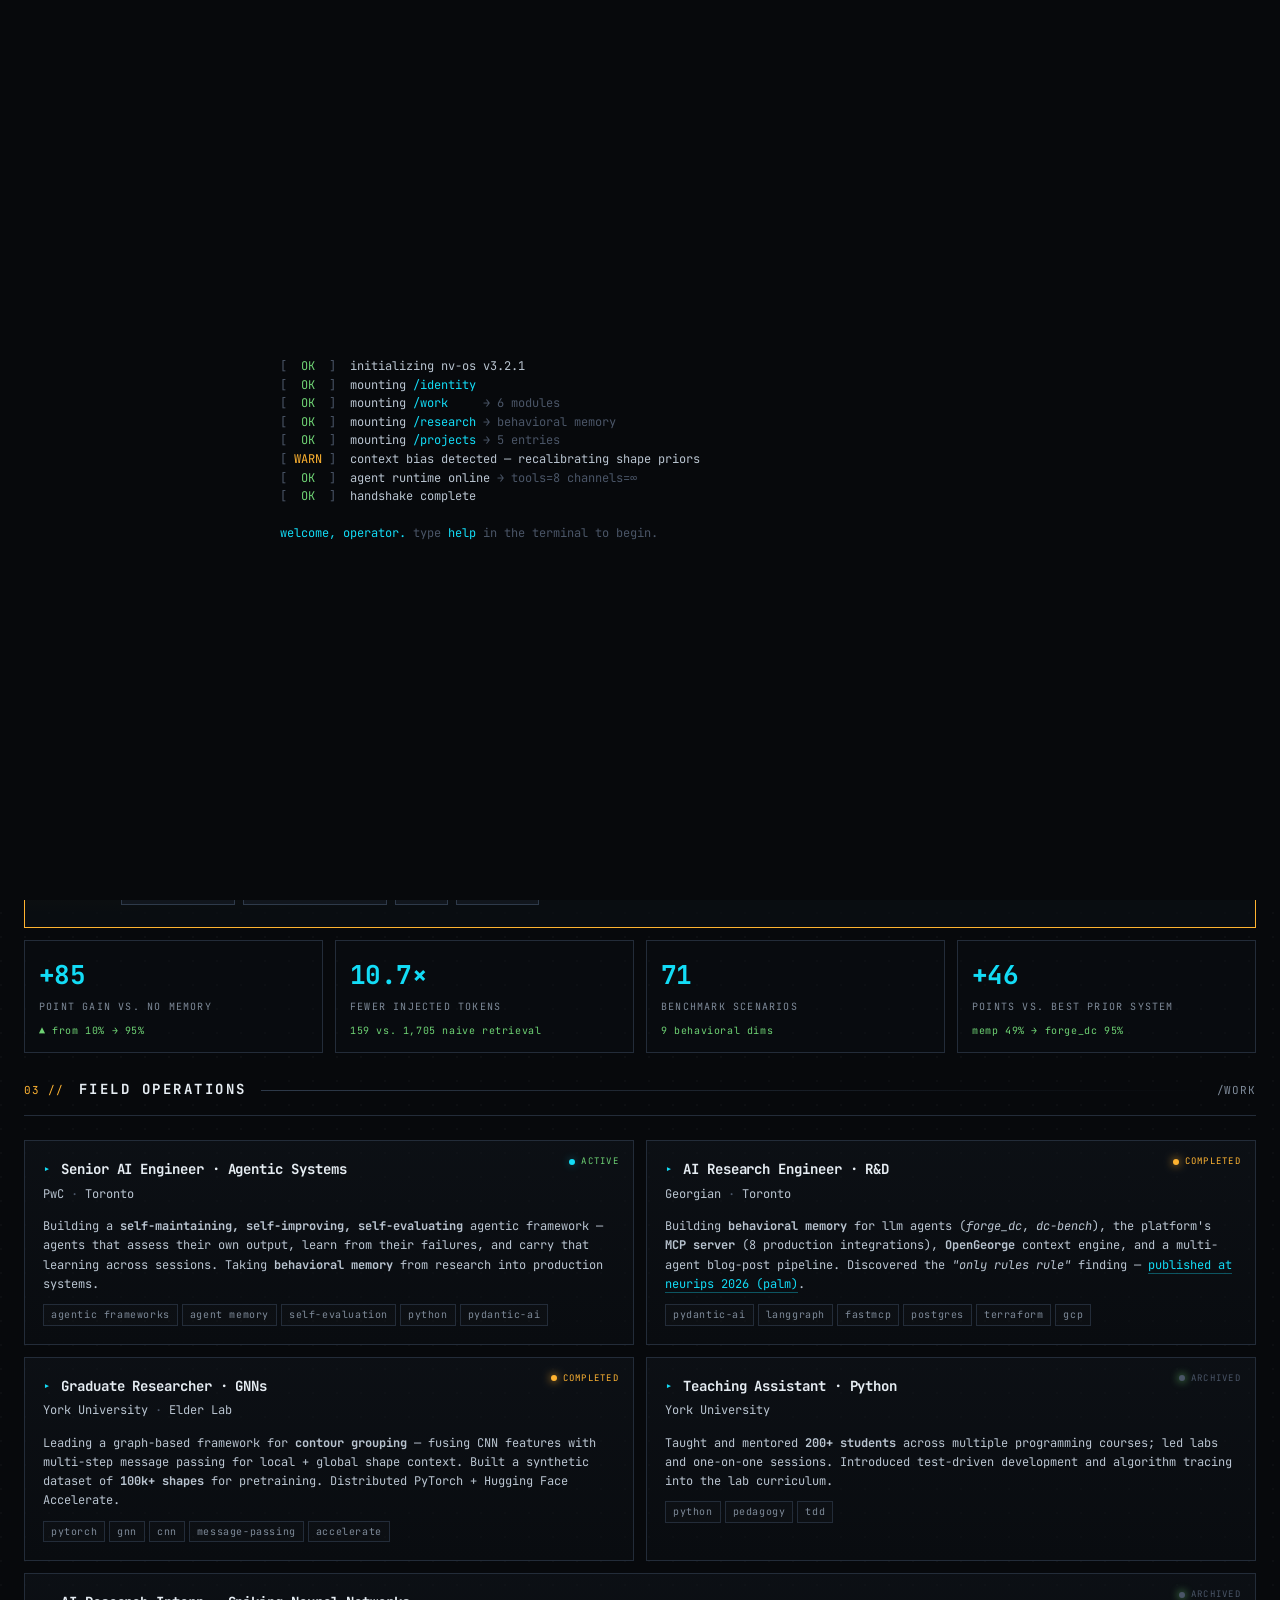
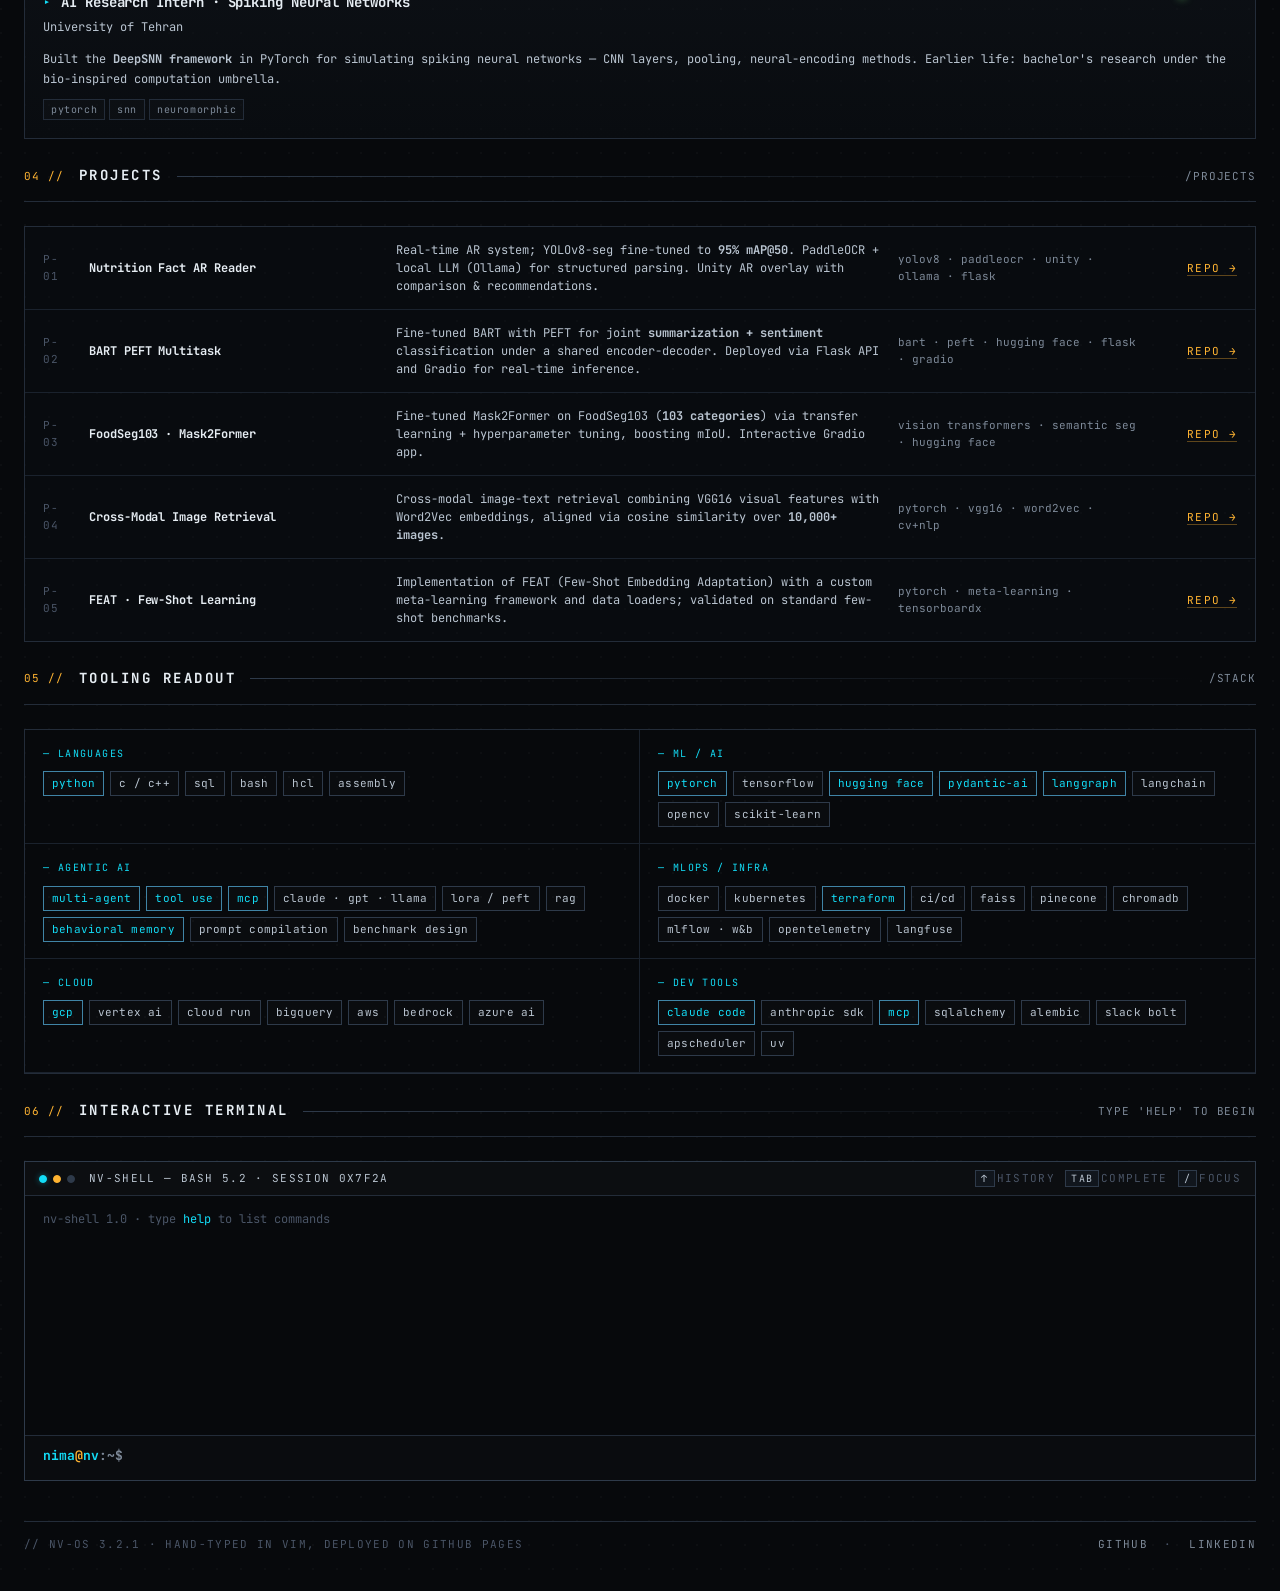
<file: index.html>
<!doctype html>
<html lang="en">
<head>
  <meta charset="utf-8">
  <meta name="viewport" content="width=device-width, initial-scale=1">
  <meta name="description" content="Nima Vahdat — Senior AI Engineer at PwC working on agentic systems, behavioral memory for LLM agents, and computer vision.">
  <meta name="author" content="Nima Vahdat">
  <meta name="theme-color" content="#07090c">
  <title>nima vahdat // operator</title>
  <link rel="icon" href="data:image/svg+xml;utf8,&lt;svg xmlns='http://www.w3.org/2000/svg' viewBox='0 0 32 32'&gt;&lt;rect width='32' height='32' fill='%2307090c'/&gt;&lt;text x='50%25' y='62%25' font-family='monospace' font-size='18' font-weight='700' fill='%2300d4d4' text-anchor='middle'&gt;nv&lt;/text&gt;&lt;/svg&gt;">
  <link rel="preconnect" href="https://fonts.googleapis.com">
  <link rel="preconnect" href="https://fonts.gstatic.com" crossorigin>
  <link href="https://fonts.googleapis.com/css2?family=JetBrains+Mono:wght@400;500;600;700;800&display=swap" rel="stylesheet">
  <link rel="stylesheet" href="css/style.css?v=8">
</head>
<body>

  <!-- ============================== Boot ============================== -->
  <div class="boot" id="boot">
    <div class="boot-inner" id="boot-inner"></div>
  </div>

  <!-- ============================== App ============================== -->
  <div class="app">

    <!-- Status bar -->
    <div class="statusbar" role="status" aria-label="system status">
      <div class="statusbar-cell brand"><span class="dot blink"></span> NV-OS // 3.2.1</div>
      <div class="statusbar-cell"><span class="dot cyan"></span> link: stable</div>
      <div class="statusbar-cell"><span class="dot amber"></span> agent runtime: online</div>
      <div class="statusbar-cell flex"><span id="uptime" class="mono-num">T+00:00</span></div>
      <div class="statusbar-cell right clock"><span id="clock" class="mono-num">--:--:-- UTC</span></div>
    </div>

    <main>

      <!-- ============================== Hero ============================== -->
      <section class="hero" id="identity" aria-labelledby="hero-name">

        <article class="panel panel-corners identity-panel">
          <span class="c-tr"></span><span class="c-bl"></span>
          <div class="panel-head">
            <div><span class="id">▸</span> /identity</div>
            <div>node 0x01</div>
          </div>
          <div class="identity-body">

            <div class="portrait-frame" aria-hidden="true">
              <span class="target tl"></span>
              <span class="target tr"></span>
              <img src="img/portrait.png" alt="">
              <div class="portrait-meta">
                <span>SUBJ: NV-01</span>
                <span>● REC</span>
              </div>
            </div>

            <div class="identity-text">
              <div class="kicker"><span class="bracket">[</span> operator profile <span class="bracket">]</span></div>
              <h1 class="name" id="hero-name">
                <span class="name-line">NIMA</span><span class="name-line">VAHDAT</span>
              </h1>
              <p class="tagline">
                senior ai engineer building <span class="accent">memory</span> and <span class="accent">self-improving</span> agentic systems — previously a graduate researcher on graph neural networks for perceptual organization.
              </p>

              <div class="handle-row">
                <a class="chip" href="https://github.com/NimaVahdat" target="_blank" rel="noopener">
                  <svg viewBox="0 0 24 24" fill="currentColor"><path d="M12 .5C5.7.5.5 5.7.5 12c0 5.1 3.3 9.4 7.8 10.9.6.1.8-.2.8-.6v-2c-3.2.7-3.9-1.5-3.9-1.5-.5-1.4-1.3-1.7-1.3-1.7-1.1-.7.1-.7.1-.7 1.2.1 1.8 1.2 1.8 1.2 1 1.8 2.7 1.3 3.4 1 .1-.7.4-1.3.8-1.6-2.6-.3-5.3-1.3-5.3-5.7 0-1.3.5-2.3 1.2-3.1-.1-.3-.5-1.5.1-3.1 0 0 1-.3 3.2 1.2.9-.3 1.9-.4 2.9-.4s2 .1 2.9.4c2.2-1.5 3.2-1.2 3.2-1.2.6 1.6.2 2.8.1 3.1.7.8 1.2 1.8 1.2 3.1 0 4.4-2.7 5.4-5.3 5.7.4.4.8 1.1.8 2.2v3.3c0 .3.2.7.8.6 4.6-1.5 7.8-5.8 7.8-10.9C23.5 5.7 18.3.5 12 .5z"/></svg>
                  github
                </a>
                <a class="chip" href="https://www.linkedin.com/in/nima-vahdat-a220654a/" target="_blank" rel="noopener">
                  <svg viewBox="0 0 24 24" fill="currentColor"><path d="M20.5 2h-17A1.5 1.5 0 0 0 2 3.5v17A1.5 1.5 0 0 0 3.5 22h17a1.5 1.5 0 0 0 1.5-1.5v-17A1.5 1.5 0 0 0 20.5 2zM8 19H5V9h3v10zM6.5 7.5A1.5 1.5 0 1 1 8 6a1.5 1.5 0 0 1-1.5 1.5zM19 19h-3v-5c0-1-.5-1.5-1.3-1.5s-1.7.6-1.7 1.5V19h-3V9h3v1.4c.4-.7 1.5-1.4 2.7-1.4 2 0 3.3 1.3 3.3 3.5V19z"/></svg>
                  linkedin
                </a>
                <a class="chip" href="https://scholar.google.com/citations?hl=en&amp;user=cFmtpaQAAAAJ" target="_blank" rel="noopener">
                  <svg viewBox="0 0 24 24" fill="currentColor"><path d="M12 2 1 8.5l11 6.5 11-6.5L12 2zm0 15.2L5.3 13.2v2.4c0 2.5 3 4.4 6.7 4.4s6.7-1.9 6.7-4.4v-2.4L12 17.2z"/></svg>
                  scholar
                </a>
              </div>

              <div class="signal-grid" id="gh-feed" aria-live="polite">
                <div class="signal-head">
                  <span class="signal-head-label">github // recent activity</span>
                  <span class="signal-head-meta" id="gh-meta">• connecting...</span>
                </div>
                <div class="signal-list" id="gh-list">
                  <div class="signal-skel"></div>
                  <div class="signal-skel"></div>
                  <div class="signal-skel"></div>
                  <div class="signal-skel"></div>
                </div>
              </div>
            </div>

          </div>
        </article>

        <aside class="panel readout-panel">
          <div class="panel-head">
            <div><span class="id">▸</span> /readout</div>
            <div>vital_signs.log</div>
          </div>
          <div class="readout-body">
            <div class="readout-row">
              <div class="label">role</div>
              <div class="value">senior ai engineer · pwc</div>
              <div class="badge cyan">active</div>
            </div>
            <div class="readout-row">
              <div class="label">research</div>
              <div class="value">ai agent memory</div>
              <div class="badge green">published</div>
            </div>
            <div class="readout-row">
              <div class="label">focus</div>
              <div class="value">continual learning</div>
              <div class="badge amber">primary</div>
            </div>
            <div class="readout-row">
              <div class="label">domain</div>
              <div class="value">world models · llm agents</div>
              <div class="badge">core</div>
            </div>
            <div class="readout-row">
              <div class="label">stack</div>
              <div class="value">python · pytorch · pydantic-ai</div>
              <div class="badge">v3</div>
            </div>
            <div class="readout-row">
              <div class="label">paper</div>
              <div class="value"><a href="decision-context/" style="color:var(--cyan); text-decoration:none;">decision context · neurips 2026</a></div>
              <div class="badge green">accepted</div>
            </div>
            <div class="readout-row">
              <div class="label">awards</div>
              <div class="value">VISTA scholarship</div>
              <div class="badge green">grant</div>
            </div>
            <div class="readout-row">
              <div class="label">channel</div>
              <div class="value">post-agentic era</div>
              <div class="badge amber">2026</div>
            </div>
          </div>
        </aside>

        <aside class="panel feed-panel" style="grid-column: 2;">
          <div class="panel-head">
            <div><span class="id">▸</span> /telemetry</div>
            <div><span class="feed-dot"></span> <span id="feed-meta">streaming</span></div>
          </div>
          <div class="feed-body" id="feed-body" aria-hidden="true"></div>
        </aside>

      </section>

      <!-- ============================== Research ============================== -->
      <section class="section" id="research" aria-labelledby="r-title">
        <div class="section-head">
          <div class="index">02 //</div>
          <div class="title" id="r-title">research signal</div>
          <div class="rule"></div>
          <div class="meta">behavioral_memory_for_llm_agents</div>
        </div>

        <article class="research-callout">
          <div class="glyph">◈</div>
          <div>
            <h3 class="title">decision context — behavioral memory for llm agents</h3>
            <p class="desc">
              <strong>forge_dc</strong> compiles human corrections and self-assessed tool failures into imperative <strong>RULE</strong> directives and injects them at the decision points where they apply. <strong>dc-bench</strong> — a benchmark for behavioral memory: 71 real-trace scenarios across 9 dimensions. <em>accepted at the <strong>neurips 2026 palm workshop</strong>.</em>
            </p>
            <div style="display:flex; flex-wrap:wrap; gap:8px; margin-top:14px;">
              <a class="chip" href="decision-context/">project page</a>
              <a class="chip" href="https://arxiv.org/abs/2611.08644" target="_blank" rel="noopener">arxiv:2611.08644</a>
              <a class="chip" href="https://github.com/NimaVahdat/decision-context-memory" target="_blank" rel="noopener">code</a>
              <a class="chip" href="https://github.com/NimaVahdat/decision-context-benchmark" target="_blank" rel="noopener">dc-bench</a>
            </div>
          </div>
          <div class="stat">
            <div class="num">95<span style="color:var(--fg-3); font-size:22px;">%</span></div>
            <div class="lab">compliance</div>
          </div>
        </article>

        <div class="metrics">
          <div class="metric">
            <div class="num">+85</div>
            <div class="lab">point gain vs. no memory</div>
            <div class="delta">▲ from 10% → 95%</div>
          </div>
          <div class="metric">
            <div class="num">10.7×</div>
            <div class="lab">fewer injected tokens</div>
            <div class="delta">159 vs. 1,705 naive retrieval</div>
          </div>
          <div class="metric">
            <div class="num">71</div>
            <div class="lab">benchmark scenarios</div>
            <div class="delta">9 behavioral dims</div>
          </div>
          <div class="metric">
            <div class="num">+46</div>
            <div class="lab">points vs. best prior system</div>
            <div class="delta">memp 49% → forge_dc 95%</div>
          </div>
        </div>
      </section>

      <!-- ============================== Work ============================== -->
      <section class="section" id="work" aria-labelledby="w-title">
        <div class="section-head">
          <div class="index">03 //</div>
          <div class="title" id="w-title">field operations</div>
          <div class="rule"></div>
          <div class="meta">/work</div>
        </div>

        <div class="work-grid">

          <article class="work-card">
            <div class="status"><span class="dot cyan"></span> active</div>
            <div class="role-line"><span class="arrow">▸</span><span class="role">Senior AI Engineer · Agentic Systems</span></div>
            <p class="org">PwC <span class="at">·</span> Toronto</p>
            <p class="summary">
              Building a <strong>self-maintaining, self-improving, self-evaluating</strong> agentic framework — agents that assess their own output, learn from their failures, and carry that learning across sessions. Taking <strong>behavioral memory</strong> from research into production systems.
            </p>
            <div class="tags">
              <span class="tag">agentic frameworks</span><span class="tag">agent memory</span><span class="tag">self-evaluation</span><span class="tag">python</span><span class="tag">pydantic-ai</span>
            </div>
          </article>

          <article class="work-card">
            <div class="status amber"><span class="dot amber"></span> completed</div>
            <div class="role-line"><span class="arrow">▸</span><span class="role">AI Research Engineer · R&amp;D</span></div>
            <p class="org">Georgian <span class="at">·</span> Toronto</p>
            <p class="summary">
              Building <strong>behavioral memory</strong> for llm agents (<em>forge_dc</em>, <em>dc-bench</em>), the platform's <strong>MCP server</strong> (8 production integrations), <strong>OpenGeorge</strong> context engine, and a multi-agent blog-post pipeline. Discovered the <em>"only rules rule"</em> finding — <a href="decision-context/" style="color:var(--cyan)">published at neurips 2026 (palm)</a>.
            </p>
            <div class="tags">
              <span class="tag">pydantic-ai</span><span class="tag">langgraph</span><span class="tag">fastmcp</span><span class="tag">postgres</span><span class="tag">terraform</span><span class="tag">gcp</span>
            </div>
          </article>

          <article class="work-card">
            <div class="status amber"><span class="dot amber"></span> completed</div>
            <div class="role-line"><span class="arrow">▸</span><span class="role">Graduate Researcher · GNNs</span></div>
            <p class="org">York University <span class="at">·</span> Elder Lab</p>
            <p class="summary">
              Leading a graph-based framework for <strong>contour grouping</strong> — fusing CNN features with multi-step message passing for local + global shape context. Built a synthetic dataset of <strong>100k+ shapes</strong> for pretraining. Distributed PyTorch + Hugging Face Accelerate.
            </p>
            <div class="tags">
              <span class="tag">pytorch</span><span class="tag">gnn</span><span class="tag">cnn</span><span class="tag">message-passing</span><span class="tag">accelerate</span>
            </div>
          </article>

          <article class="work-card">
            <div class="status dim"><span class="dot" style="background:var(--fg-3)"></span> archived</div>
            <div class="role-line"><span class="arrow">▸</span><span class="role">Teaching Assistant · Python</span></div>
            <p class="org">York University</p>
            <p class="summary">
              Taught and mentored <strong>200+ students</strong> across multiple programming courses; led labs and one-on-one sessions. Introduced test-driven development and algorithm tracing into the lab curriculum.
            </p>
            <div class="tags">
              <span class="tag">python</span><span class="tag">pedagogy</span><span class="tag">tdd</span>
            </div>
          </article>

          <article class="work-card" style="grid-column: 1 / -1;">
            <div class="status dim"><span class="dot" style="background:var(--fg-3)"></span> archived</div>
            <div class="role-line"><span class="arrow">▸</span><span class="role">AI Research Intern · Spiking Neural Networks</span></div>
            <p class="org">University of Tehran</p>
            <p class="summary">
              Built the <strong>DeepSNN framework</strong> in PyTorch for simulating spiking neural networks — CNN layers, pooling, neural-encoding methods. Earlier life: bachelor's research under the bio-inspired computation umbrella.
            </p>
            <div class="tags">
              <span class="tag">pytorch</span><span class="tag">snn</span><span class="tag">neuromorphic</span>
            </div>
          </article>

        </div>
      </section>

      <!-- ============================== Projects ============================== -->
      <section class="section" id="projects" aria-labelledby="p-title">
        <div class="section-head">
          <div class="index">04 //</div>
          <div class="title" id="p-title">projects</div>
          <div class="rule"></div>
          <div class="meta">/projects</div>
        </div>

        <div class="proj-list">

          <div class="proj-row">
            <div class="proj-id">P-01</div>
            <div class="proj-name">Nutrition Fact AR Reader</div>
            <div class="proj-desc">Real-time AR system; YOLOv8-seg fine-tuned to <strong>95% mAP@50</strong>. PaddleOCR + local LLM (Ollama) for structured parsing. Unity AR overlay with comparison &amp; recommendations.</div>
            <div class="proj-stack">yolov8 · paddleocr · unity · ollama · flask</div>
            <div class="proj-link"><a href="https://github.com/NimaVahdat/Nutrition_Fact_AR_Reader" target="_blank" rel="noopener">repo →</a></div>
          </div>

          <div class="proj-row">
            <div class="proj-id">P-02</div>
            <div class="proj-name">BART PEFT Multitask</div>
            <div class="proj-desc">Fine-tuned BART with PEFT for joint <strong>summarization + sentiment</strong> classification under a shared encoder-decoder. Deployed via Flask API and Gradio for real-time inference.</div>
            <div class="proj-stack">bart · peft · hugging face · flask · gradio</div>
            <div class="proj-link"><a href="https://github.com/NimaVahdat/BART-Summarization-Rating" target="_blank" rel="noopener">repo →</a></div>
          </div>

          <div class="proj-row">
            <div class="proj-id">P-03</div>
            <div class="proj-name">FoodSeg103 · Mask2Former</div>
            <div class="proj-desc">Fine-tuned Mask2Former on FoodSeg103 (<strong>103 categories</strong>) via transfer learning + hyperparameter tuning, boosting mIoU. Interactive Gradio app.</div>
            <div class="proj-stack">vision transformers · semantic seg · hugging face</div>
            <div class="proj-link"><a href="https://github.com/NimaVahdat/FoodSeg_mask2former" target="_blank" rel="noopener">repo →</a></div>
          </div>

          <div class="proj-row">
            <div class="proj-id">P-04</div>
            <div class="proj-name">Cross-Modal Image Retrieval</div>
            <div class="proj-desc">Cross-modal image-text retrieval combining VGG16 visual features with Word2Vec embeddings, aligned via cosine similarity over <strong>10,000+ images</strong>.</div>
            <div class="proj-stack">pytorch · vgg16 · word2vec · cv+nlp</div>
            <div class="proj-link"><a href="https://github.com/NimaVahdat/Image_Retrieval_System" target="_blank" rel="noopener">repo →</a></div>
          </div>

          <div class="proj-row">
            <div class="proj-id">P-05</div>
            <div class="proj-name">FEAT · Few-Shot Learning</div>
            <div class="proj-desc">Implementation of FEAT (Few-Shot Embedding Adaptation) with a custom meta-learning framework and data loaders; validated on standard few-shot benchmarks.</div>
            <div class="proj-stack">pytorch · meta-learning · tensorboardx</div>
            <div class="proj-link"><a href="https://github.com/NimaVahdat/Few-Shot-Learning" target="_blank" rel="noopener">repo →</a></div>
          </div>

        </div>
      </section>

      <!-- ============================== Stack ============================== -->
      <section class="section" id="stack" aria-labelledby="s-title">
        <div class="section-head">
          <div class="index">05 //</div>
          <div class="title" id="s-title">tooling readout</div>
          <div class="rule"></div>
          <div class="meta">/stack</div>
        </div>

        <div class="stack-grid">
          <div class="stack-cell">
            <div class="label">— languages</div>
            <div class="items">
              <span class="item hi">python</span>
              <span class="item">c / c++</span>
              <span class="item">sql</span>
              <span class="item">bash</span>
              <span class="item">hcl</span>
              <span class="item">assembly</span>
            </div>
          </div>

          <div class="stack-cell">
            <div class="label">— ml / ai</div>
            <div class="items">
              <span class="item hi">pytorch</span>
              <span class="item">tensorflow</span>
              <span class="item hi">hugging face</span>
              <span class="item hi">pydantic-ai</span>
              <span class="item hi">langgraph</span>
              <span class="item">langchain</span>
              <span class="item">opencv</span>
              <span class="item">scikit-learn</span>
            </div>
          </div>

          <div class="stack-cell">
            <div class="label">— agentic ai</div>
            <div class="items">
              <span class="item hi">multi-agent</span>
              <span class="item hi">tool use</span>
              <span class="item hi">mcp</span>
              <span class="item">claude · gpt · llama</span>
              <span class="item">lora / peft</span>
              <span class="item">rag</span>
              <span class="item hi">behavioral memory</span>
              <span class="item">prompt compilation</span>
              <span class="item">benchmark design</span>
            </div>
          </div>

          <div class="stack-cell">
            <div class="label">— mlops / infra</div>
            <div class="items">
              <span class="item">docker</span>
              <span class="item">kubernetes</span>
              <span class="item hi">terraform</span>
              <span class="item">ci/cd</span>
              <span class="item">faiss</span>
              <span class="item">pinecone</span>
              <span class="item">chromadb</span>
              <span class="item">mlflow · w&amp;b</span>
              <span class="item">opentelemetry</span>
              <span class="item">langfuse</span>
            </div>
          </div>

          <div class="stack-cell">
            <div class="label">— cloud</div>
            <div class="items">
              <span class="item hi">gcp</span>
              <span class="item">vertex ai</span>
              <span class="item">cloud run</span>
              <span class="item">bigquery</span>
              <span class="item">aws</span>
              <span class="item">bedrock</span>
              <span class="item">azure ai</span>
            </div>
          </div>

          <div class="stack-cell">
            <div class="label">— dev tools</div>
            <div class="items">
              <span class="item hi">claude code</span>
              <span class="item">anthropic sdk</span>
              <span class="item hi">mcp</span>
              <span class="item">sqlalchemy</span>
              <span class="item">alembic</span>
              <span class="item">slack bolt</span>
              <span class="item">apscheduler</span>
              <span class="item">uv</span>
            </div>
          </div>
        </div>
      </section>

      <!-- ============================== Terminal ============================== -->
      <section class="section" id="terminal-section" aria-labelledby="t-title">
        <div class="section-head">
          <div class="index">06 //</div>
          <div class="title" id="t-title">interactive terminal</div>
          <div class="rule"></div>
          <div class="meta">type 'help' to begin</div>
        </div>

        <div class="terminal" id="terminal">
          <div class="terminal-head">
            <div class="lights">
              <span class="light cyan"></span>
              <span class="light amber"></span>
              <span class="light"></span>
            </div>
            <div class="title">nv-shell — bash 5.2 · session 0x7f2a</div>
            <div class="hint"><kbd>↑</kbd>history <kbd>tab</kbd>complete <kbd>/</kbd>focus</div>
          </div>
          <div class="terminal-output" id="term-output" role="log" aria-live="polite"></div>
          <div class="terminal-input-row">
            <span class="pfx">nima<span class="at">@</span>nv<span class="path">:~$</span></span>
            <input id="term-input" type="text" autocomplete="off" autocapitalize="off" spellcheck="false" aria-label="terminal input">
          </div>
        </div>
      </section>

    </main>

    <!-- Footer -->
    <footer class="footer">
      <div>// nv-os 3.2.1 · hand-typed in vim, deployed on github pages</div>
      <div>
        <a href="https://github.com/NimaVahdat" target="_blank" rel="noopener">github</a> &nbsp;·&nbsp;
        <a href="https://www.linkedin.com/in/nima-vahdat-a220654a/" target="_blank" rel="noopener">linkedin</a>
      </div>
    </footer>

  </div>

  <script src="js/terminal.js?v=3"></script>
  <script src="js/github.js?v=1"></script>
</body>
</html>
</file>
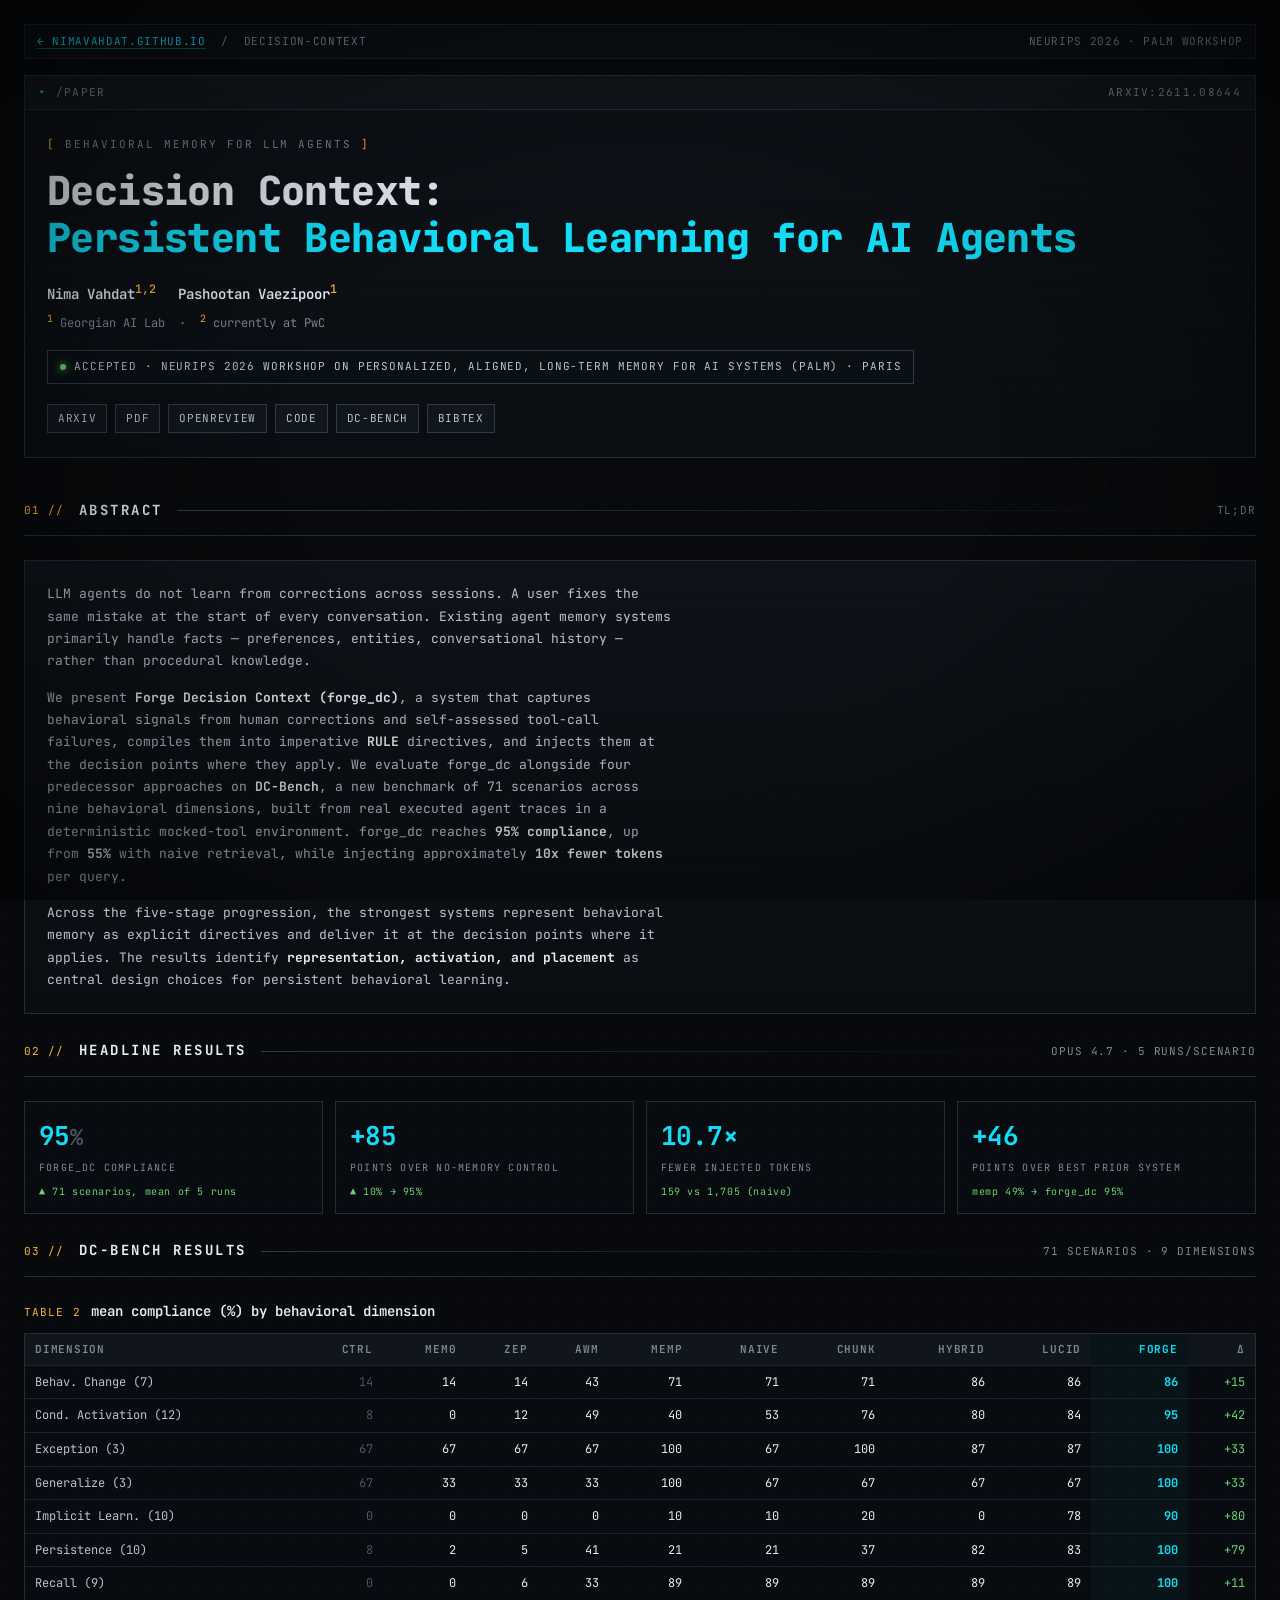
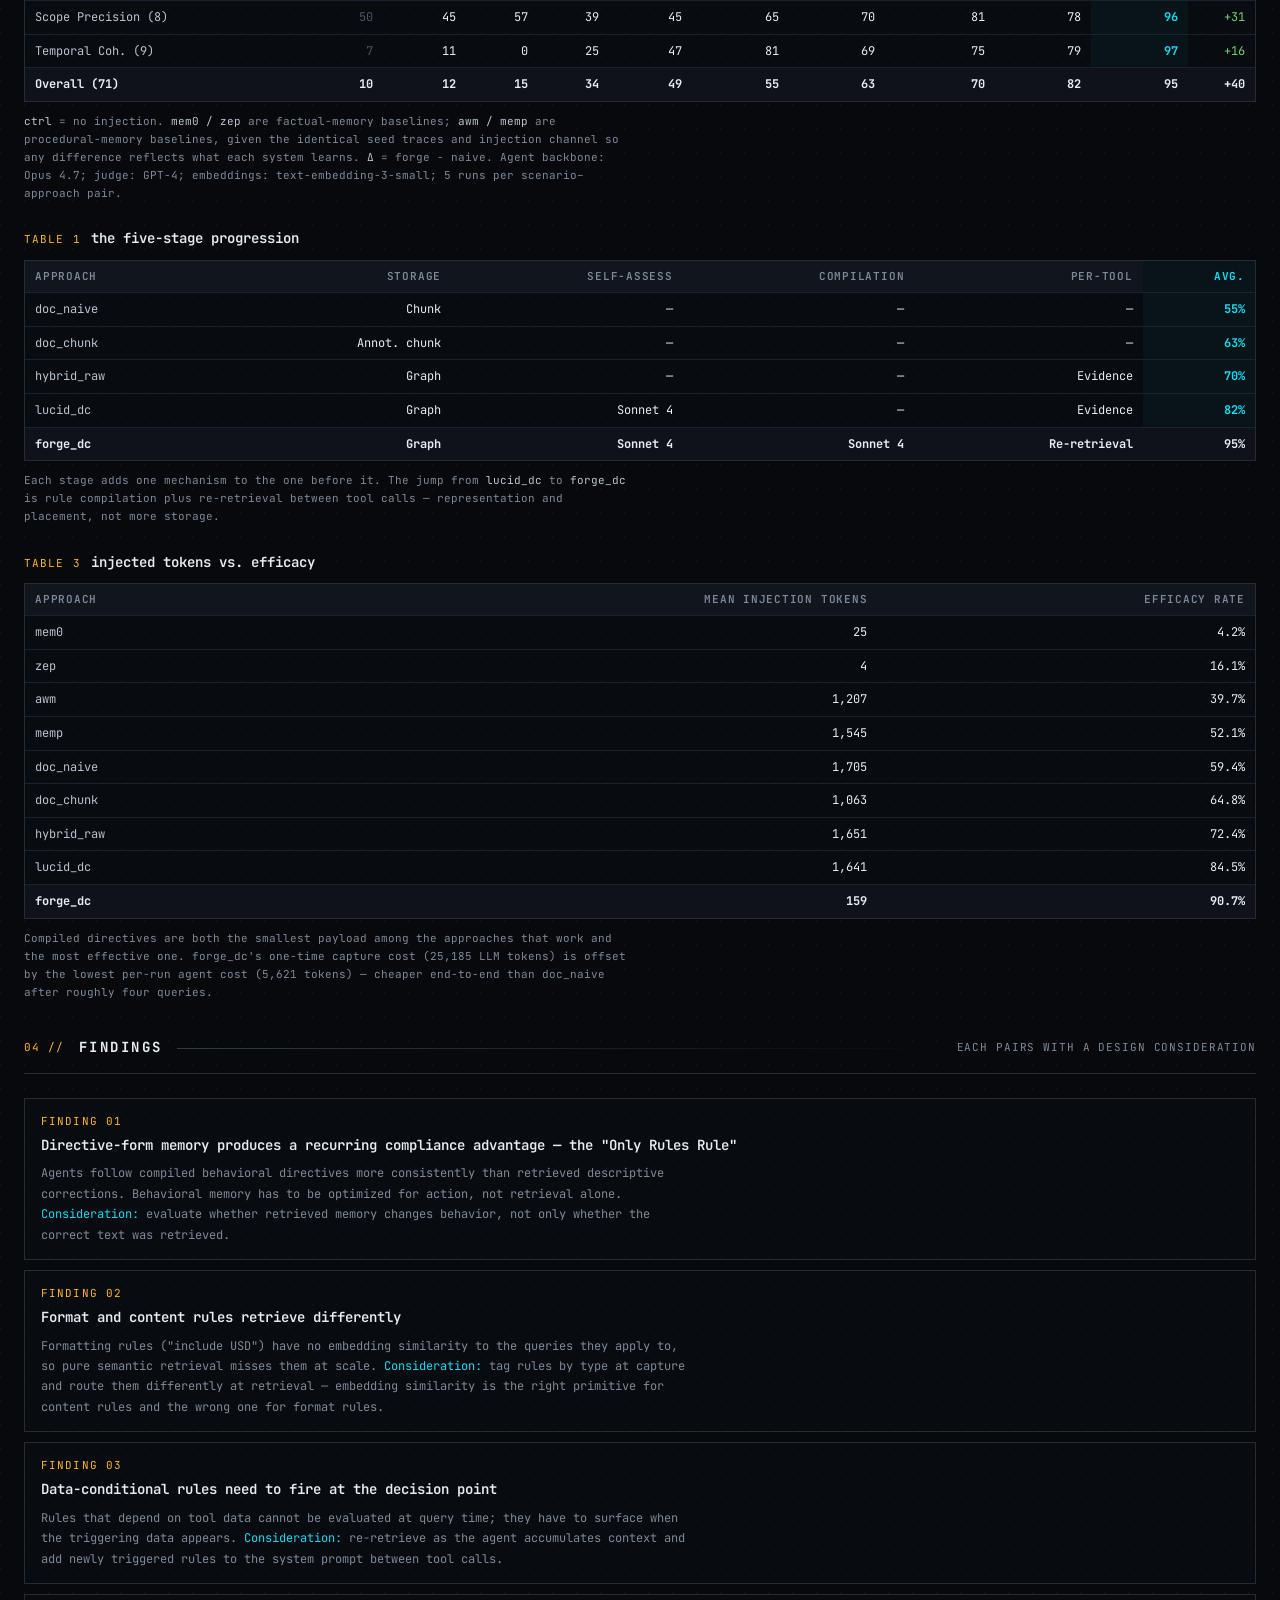
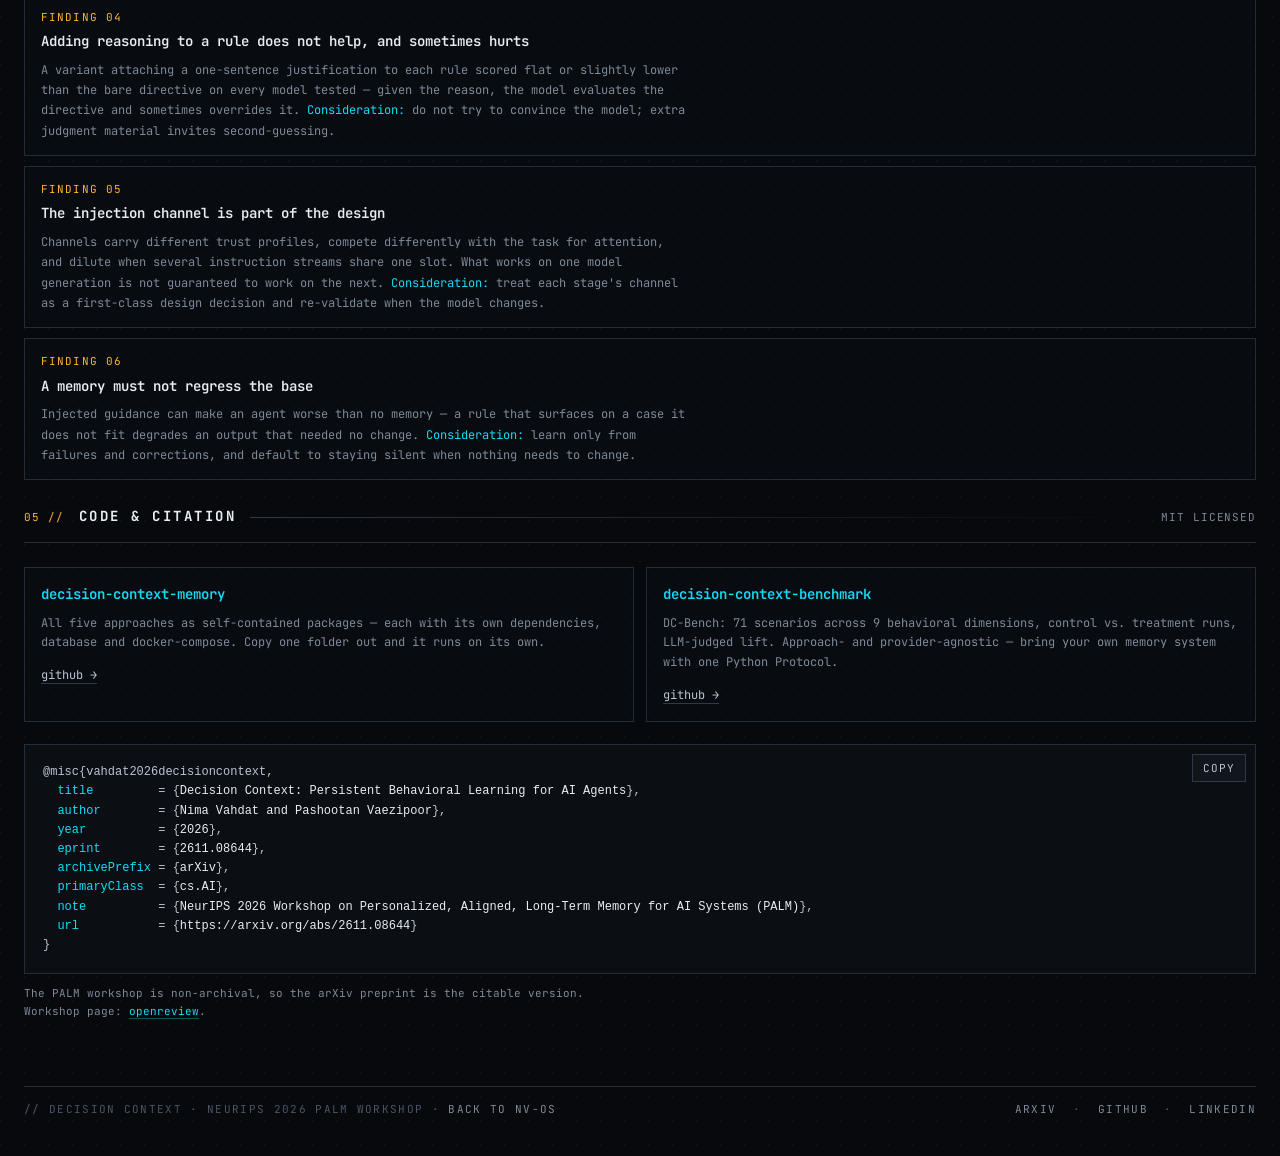
<file: decision-context/index.html>
<!doctype html>
<html lang="en">
<head>
  <meta charset="utf-8">
  <meta name="viewport" content="width=device-width, initial-scale=1">
  <meta name="description" content="Decision Context: Persistent Behavioral Learning for AI Agents — NeurIPS 2026 PALM workshop. forge_dc compiles corrections into RULE directives and reaches 95% compliance on DC-Bench, up from 55% with naive retrieval.">
  <meta name="author" content="Nima Vahdat">
  <meta name="theme-color" content="#07090c">
  <title>decision context // paper</title>

  <meta property="og:title" content="Decision Context: Persistent Behavioral Learning for AI Agents">
  <meta property="og:description" content="NeurIPS 2026 PALM workshop. 95% compliance on DC-Bench, up from 55% with naive retrieval, at ~10x fewer injected tokens.">
  <meta property="og:type" content="article">
  <meta property="og:url" content="https://nimavahdat.github.io/decision-context/">

  <link rel="icon" href="data:image/svg+xml;utf8,&lt;svg xmlns='http://www.w3.org/2000/svg' viewBox='0 0 32 32'&gt;&lt;rect width='32' height='32' fill='%2307090c'/&gt;&lt;text x='50%25' y='62%25' font-family='monospace' font-size='18' font-weight='700' fill='%2300d4d4' text-anchor='middle'&gt;nv&lt;/text&gt;&lt;/svg&gt;">
  <link rel="preconnect" href="https://fonts.googleapis.com">
  <link rel="preconnect" href="https://fonts.gstatic.com" crossorigin>
  <link href="https://fonts.googleapis.com/css2?family=JetBrains+Mono:wght@400;500;600;700;800&display=swap" rel="stylesheet">
  <link rel="stylesheet" href="../css/style.css?v=8">

  <style>
    /* ===== page-local: paper landing ===== */
    .app { grid-template-rows: auto auto 1fr auto; }

    .backbar {
      display: flex; align-items: center; justify-content: space-between;
      gap: 12px; flex-wrap: wrap;
      border: 1px solid var(--line-0); background: var(--bg-1);
      padding: 8px 12px; font-size: var(--fs-xs);
      color: var(--fg-2); letter-spacing: 0.06em; text-transform: uppercase;
    }
    .backbar a { color: var(--cyan); text-decoration: none; }
    .backbar a:hover { text-decoration: underline; }

    .paper-head { padding: 26px 22px 24px; }
    .paper-title {
      font-size: clamp(22px, 4.2vw, 40px);
      line-height: 1.18; margin: 10px 0 18px;
      font-weight: 800; letter-spacing: -0.015em; color: var(--fg-0);
    }
    .paper-title .sub { display: block; color: var(--cyan); }

    .authors { display: flex; flex-wrap: wrap; gap: 6px 22px; margin-bottom: 6px; font-size: var(--fs-md); }
    .authors .who { color: var(--fg-0); font-weight: 600; }
    .authors .who sup { color: var(--amber); font-weight: 500; }
    .affil { color: var(--fg-2); font-size: var(--fs-sm); margin-bottom: 18px; }
    .affil sup { color: var(--amber); }

    .venue {
      display: inline-flex; align-items: center; gap: 8px;
      border: 1px solid var(--line-2); background: rgba(11,15,20,0.6);
      padding: 7px 12px; font-size: var(--fs-xs);
      letter-spacing: 0.08em; text-transform: uppercase; color: var(--fg-1);
      margin-bottom: 20px;
    }
    .venue .dot { width: 6px; height: 6px; border-radius: 50%; background: var(--green); }

    .linkrow { display: flex; flex-wrap: wrap; gap: 8px; }

    .abstract { padding: 22px; }
    .abstract p { margin: 0 0 14px; color: var(--fg-1); max-width: 78ch; line-height: 1.72; }
    .abstract p:last-child { margin-bottom: 0; }
    .abstract strong { color: var(--fg-0); }

    /* tables */
    .tbl-wrap { overflow-x: auto; border: 1px solid var(--line-1); background: rgba(11,15,20,0.4); }
    table.res { border-collapse: collapse; width: 100%; min-width: 680px; font-size: var(--fs-sm); }
    table.res th, table.res td { padding: 7px 10px; text-align: right; border-bottom: 1px solid var(--line-0); white-space: nowrap; }
    table.res th { color: var(--fg-2); font-weight: 600; font-size: var(--fs-xs);
                   letter-spacing: 0.07em; text-transform: uppercase; background: var(--bg-2); }
    table.res th:first-child, table.res td:first-child { text-align: left; }
    table.res td:first-child { color: var(--fg-1); }
    table.res tbody tr:hover td { background: var(--bg-2); }
    table.res .ours { color: var(--cyan); font-weight: 700; background: rgba(0,212,212,0.045); }
    table.res th.ours { color: var(--cyan); }
    table.res .ctrl { color: var(--fg-3); }
    table.res .delta { color: var(--green); }
    table.res tr.total td { border-top: 1px solid var(--line-2); border-bottom: none;
                            font-weight: 700; color: var(--fg-0); background: rgba(22,28,37,0.5); }
    .caption { color: var(--fg-2); font-size: var(--fs-xs); line-height: 1.65; margin: 10px 0 26px; max-width: 86ch; }
    .caption .k { color: var(--fg-1); }

    .tbl-title { display: flex; align-items: baseline; gap: 10px; margin: 0 0 10px; }
    .tbl-title .n { color: var(--amber); font-size: var(--fs-xs); letter-spacing: 0.1em; text-transform: uppercase; }
    .tbl-title .t { color: var(--fg-0); font-size: var(--fs-md); font-weight: 600; }

    /* findings */
    .findings { display: grid; gap: 10px; }
    .finding { border: 1px solid var(--line-1); background: rgba(11,15,20,0.4); padding: 14px 16px; }
    .finding .fid { color: var(--amber); font-size: var(--fs-xs); letter-spacing: 0.1em; text-transform: uppercase; }
    .finding h3 { margin: 6px 0 8px; font-size: var(--fs-md); color: var(--fg-0); font-weight: 600; line-height: 1.4; }
    .finding p { margin: 0; color: var(--fg-2); font-size: var(--fs-sm); line-height: 1.7; max-width: 92ch; }
    .finding p .cons { color: var(--cyan); }

    /* code / cite */
    .cite-wrap { position: relative; }
    pre.bib {
      margin: 0; padding: 18px; overflow-x: auto;
      border: 1px solid var(--line-1); background: var(--bg-1);
      color: var(--fg-1); font-size: var(--fs-sm); line-height: 1.6;
    }
    pre.bib .f { color: var(--cyan); }
    pre.bib .v { color: var(--fg-0); }
    .copy-btn {
      position: absolute; top: 10px; right: 10px;
      border: 1px solid var(--line-2); background: var(--bg-2); color: var(--fg-1);
      font-family: var(--mono); font-size: var(--fs-xs); letter-spacing: 0.08em;
      text-transform: uppercase; padding: 6px 10px;
    }
    .copy-btn:hover { border-color: var(--cyan); color: var(--cyan); }

    .repo-grid { display: grid; grid-template-columns: repeat(2, 1fr); gap: 12px; margin-bottom: 22px; }
    .repo-card { border: 1px solid var(--line-1); background: rgba(11,15,20,0.4); padding: 16px; }
    .repo-card .rname { color: var(--cyan); font-weight: 600; font-size: var(--fs-md); }
    .repo-card .rdesc { color: var(--fg-2); font-size: var(--fs-sm); line-height: 1.65; margin: 8px 0 12px; }
    .repo-card a { color: var(--fg-1); text-decoration: none; font-size: var(--fs-sm); border-bottom: 1px solid var(--line-2); }
    .repo-card a:hover { color: var(--cyan); border-color: var(--cyan); }

    @media (max-width: 760px) {
      .metrics { grid-template-columns: repeat(2, 1fr); }
      .repo-grid { grid-template-columns: 1fr; }
      .paper-head { padding: 20px 16px; }
      .abstract { padding: 16px; }
    }
    @media (max-width: 420px) {
      .metrics { grid-template-columns: 1fr; }
    }
  </style>
</head>
<body>

  <div class="app">

    <div class="backbar">
      <div><a href="../">&larr; nimavahdat.github.io</a> &nbsp;/&nbsp; decision-context</div>
      <div>neurips 2026 · palm workshop</div>
    </div>

    <!-- ============================== Head ============================== -->
    <article class="panel panel-corners">
      <span class="c-tr"></span><span class="c-bl"></span>
      <div class="panel-head">
        <div><span class="id">▸</span> /paper</div>
        <div>arXiv:2611.08644</div>
      </div>

      <div class="paper-head">
        <div class="kicker"><span class="bracket">[</span> behavioral memory for llm agents <span class="bracket">]</span></div>

        <h1 class="paper-title">
          Decision Context:
          <span class="sub">Persistent Behavioral Learning for AI Agents</span>
        </h1>

        <div class="authors">
          <span class="who">Nima Vahdat<sup>1,2</sup></span>
          <span class="who">Pashootan Vaezipoor<sup>1</sup></span>
        </div>
        <div class="affil"><sup>1</sup> Georgian AI Lab &nbsp;·&nbsp; <sup>2</sup> currently at PwC</div>

        <div class="venue"><span class="dot"></span> accepted · neurips 2026 workshop on personalized, aligned, long-term memory for ai systems (palm) · paris</div>

        <div class="linkrow">
          <a class="chip" href="https://arxiv.org/abs/2611.08644" target="_blank" rel="noopener">arxiv</a>
          <a class="chip" href="https://arxiv.org/pdf/2611.08644" target="_blank" rel="noopener">pdf</a>
          <a class="chip" href="https://openreview.net/forum?id=7XhMLOsQoA" target="_blank" rel="noopener">openreview</a>
          <a class="chip" href="https://github.com/NimaVahdat/decision-context-memory" target="_blank" rel="noopener">code</a>
          <a class="chip" href="https://github.com/NimaVahdat/decision-context-benchmark" target="_blank" rel="noopener">dc-bench</a>
          <a class="chip" href="#cite">bibtex</a>
        </div>
      </div>
    </article>

    <main>

      <!-- ============================== Abstract ============================== -->
      <section class="section" id="abstract" aria-labelledby="a-title">
        <div class="section-head">
          <div class="index">01 //</div>
          <div class="title" id="a-title">abstract</div>
          <div class="rule"></div>
          <div class="meta">tl;dr</div>
        </div>

        <div class="panel abstract">
          <p>
            LLM agents do not learn from corrections across sessions. A user fixes the same mistake at
            the start of every conversation. Existing agent memory systems primarily handle facts — preferences,
            entities, conversational history — rather than procedural knowledge.
          </p>
          <p>
            We present <strong>Forge Decision Context (forge_dc)</strong>, a system that captures behavioral
            signals from human corrections and self-assessed tool-call failures, compiles them into imperative
            <strong>RULE</strong> directives, and injects them at the decision points where they apply. We
            evaluate forge_dc alongside four predecessor approaches on <strong>DC-Bench</strong>, a new benchmark
            of 71 scenarios across nine behavioral dimensions, built from real executed agent traces in a
            deterministic mocked-tool environment. forge_dc reaches <strong>95% compliance</strong>, up from
            <strong>55%</strong> with naive retrieval, while injecting approximately <strong>10x fewer tokens</strong>
            per query.
          </p>
          <p>
            Across the five-stage progression, the strongest systems represent behavioral memory as explicit
            directives and deliver it at the decision points where it applies. The results identify
            <strong>representation, activation, and placement</strong> as central design choices for persistent
            behavioral learning.
          </p>
        </div>
      </section>

      <!-- ============================== Headline ============================== -->
      <section class="section" id="headline" aria-labelledby="h-title">
        <div class="section-head">
          <div class="index">02 //</div>
          <div class="title" id="h-title">headline results</div>
          <div class="rule"></div>
          <div class="meta">opus 4.7 · 5 runs/scenario</div>
        </div>

        <div class="metrics">
          <div class="metric">
            <div class="num">95<span style="color:var(--fg-3); font-size:22px;">%</span></div>
            <div class="lab">forge_dc compliance</div>
            <div class="delta">▲ 71 scenarios, mean of 5 runs</div>
          </div>
          <div class="metric">
            <div class="num">+85</div>
            <div class="lab">points over no-memory control</div>
            <div class="delta">▲ 10% → 95%</div>
          </div>
          <div class="metric">
            <div class="num">10.7×</div>
            <div class="lab">fewer injected tokens</div>
            <div class="delta">159 vs 1,705 (naive)</div>
          </div>
          <div class="metric">
            <div class="num">+46</div>
            <div class="lab">points over best prior system</div>
            <div class="delta">memp 49% → forge_dc 95%</div>
          </div>
        </div>
      </section>

      <!-- ============================== Results ============================== -->
      <section class="section" id="results" aria-labelledby="res-title">
        <div class="section-head">
          <div class="index">03 //</div>
          <div class="title" id="res-title">dc-bench results</div>
          <div class="rule"></div>
          <div class="meta">71 scenarios · 9 dimensions</div>
        </div>

        <div class="tbl-title">
          <span class="n">table 2</span>
          <span class="t">mean compliance (%) by behavioral dimension</span>
        </div>
        <div class="tbl-wrap">
          <table class="res">
            <thead>
              <tr>
                <th>Dimension</th>
                <th>ctrl</th><th>mem0</th><th>zep</th><th>awm</th><th>memp</th>
                <th>naive</th><th>chunk</th><th>hybrid</th><th>lucid</th>
                <th class="ours">forge</th><th>Δ</th>
              </tr>
            </thead>
            <tbody>
              <tr><td>Behav. Change (7)</td><td class="ctrl">14</td><td>14</td><td>14</td><td>43</td><td>71</td><td>71</td><td>71</td><td>86</td><td>86</td><td class="ours">86</td><td class="delta">+15</td></tr>
              <tr><td>Cond. Activation (12)</td><td class="ctrl">8</td><td>0</td><td>12</td><td>49</td><td>40</td><td>53</td><td>76</td><td>80</td><td>84</td><td class="ours">95</td><td class="delta">+42</td></tr>
              <tr><td>Exception (3)</td><td class="ctrl">67</td><td>67</td><td>67</td><td>67</td><td>100</td><td>67</td><td>100</td><td>87</td><td>87</td><td class="ours">100</td><td class="delta">+33</td></tr>
              <tr><td>Generalize (3)</td><td class="ctrl">67</td><td>33</td><td>33</td><td>33</td><td>100</td><td>67</td><td>67</td><td>67</td><td>67</td><td class="ours">100</td><td class="delta">+33</td></tr>
              <tr><td>Implicit Learn. (10)</td><td class="ctrl">0</td><td>0</td><td>0</td><td>0</td><td>10</td><td>10</td><td>20</td><td>0</td><td>78</td><td class="ours">90</td><td class="delta">+80</td></tr>
              <tr><td>Persistence (10)</td><td class="ctrl">8</td><td>2</td><td>5</td><td>41</td><td>21</td><td>21</td><td>37</td><td>82</td><td>83</td><td class="ours">100</td><td class="delta">+79</td></tr>
              <tr><td>Recall (9)</td><td class="ctrl">0</td><td>0</td><td>6</td><td>33</td><td>89</td><td>89</td><td>89</td><td>89</td><td>89</td><td class="ours">100</td><td class="delta">+11</td></tr>
              <tr><td>Scope Precision (8)</td><td class="ctrl">50</td><td>45</td><td>57</td><td>39</td><td>45</td><td>65</td><td>70</td><td>81</td><td>78</td><td class="ours">96</td><td class="delta">+31</td></tr>
              <tr><td>Temporal Coh. (9)</td><td class="ctrl">7</td><td>11</td><td>0</td><td>25</td><td>47</td><td>81</td><td>69</td><td>75</td><td>79</td><td class="ours">97</td><td class="delta">+16</td></tr>
              <tr class="total"><td>Overall (71)</td><td class="ctrl">10</td><td>12</td><td>15</td><td>34</td><td>49</td><td>55</td><td>63</td><td>70</td><td>82</td><td class="ours">95</td><td class="delta">+40</td></tr>
            </tbody>
          </table>
        </div>
        <p class="caption">
          <span class="k">ctrl</span> = no injection. <span class="k">mem0 / zep</span> are factual-memory baselines;
          <span class="k">awm / memp</span> are procedural-memory baselines, given the identical seed traces and
          injection channel so any difference reflects what each system learns. <span class="k">Δ</span> = forge − naive.
          Agent backbone: Opus 4.7; judge: GPT-4; embeddings: text-embedding-3-small; 5 runs per scenario–approach pair.
        </p>

        <div class="tbl-title">
          <span class="n">table 1</span>
          <span class="t">the five-stage progression</span>
        </div>
        <div class="tbl-wrap">
          <table class="res">
            <thead>
              <tr><th>Approach</th><th>Storage</th><th>Self-assess</th><th>Compilation</th><th>Per-tool</th><th class="ours">Avg.</th></tr>
            </thead>
            <tbody>
              <tr><td>doc_naive</td><td>Chunk</td><td>—</td><td>—</td><td>—</td><td class="ours">55%</td></tr>
              <tr><td>doc_chunk</td><td>Annot. chunk</td><td>—</td><td>—</td><td>—</td><td class="ours">63%</td></tr>
              <tr><td>hybrid_raw</td><td>Graph</td><td>—</td><td>—</td><td>Evidence</td><td class="ours">70%</td></tr>
              <tr><td>lucid_dc</td><td>Graph</td><td>Sonnet 4</td><td>—</td><td>Evidence</td><td class="ours">82%</td></tr>
              <tr class="total"><td>forge_dc</td><td>Graph</td><td>Sonnet 4</td><td>Sonnet 4</td><td>Re-retrieval</td><td class="ours">95%</td></tr>
            </tbody>
          </table>
        </div>
        <p class="caption">
          Each stage adds one mechanism to the one before it. The jump from <span class="k">lucid_dc</span> to
          <span class="k">forge_dc</span> is rule compilation plus re-retrieval between tool calls — representation
          and placement, not more storage.
        </p>

        <div class="tbl-title">
          <span class="n">table 3</span>
          <span class="t">injected tokens vs. efficacy</span>
        </div>
        <div class="tbl-wrap">
          <table class="res">
            <thead>
              <tr><th>Approach</th><th>Mean injection tokens</th><th>Efficacy rate</th></tr>
            </thead>
            <tbody>
              <tr><td>mem0</td><td>25</td><td>4.2%</td></tr>
              <tr><td>zep</td><td>4</td><td>16.1%</td></tr>
              <tr><td>awm</td><td>1,207</td><td>39.7%</td></tr>
              <tr><td>memp</td><td>1,545</td><td>52.1%</td></tr>
              <tr><td>doc_naive</td><td>1,705</td><td>59.4%</td></tr>
              <tr><td>doc_chunk</td><td>1,063</td><td>64.8%</td></tr>
              <tr><td>hybrid_raw</td><td>1,651</td><td>72.4%</td></tr>
              <tr><td>lucid_dc</td><td>1,641</td><td>84.5%</td></tr>
              <tr class="total"><td>forge_dc</td><td class="ours">159</td><td class="ours">90.7%</td></tr>
            </tbody>
          </table>
        </div>
        <p class="caption">
          Compiled directives are both the smallest payload among the approaches that work and the most effective
          one. forge_dc's one-time capture cost (25,185 LLM tokens) is offset by the lowest per-run agent cost
          (5,621 tokens) — cheaper end-to-end than doc_naive after roughly four queries.
        </p>
      </section>

      <!-- ============================== Findings ============================== -->
      <section class="section" id="findings" aria-labelledby="f-title">
        <div class="section-head">
          <div class="index">04 //</div>
          <div class="title" id="f-title">findings</div>
          <div class="rule"></div>
          <div class="meta">each pairs with a design consideration</div>
        </div>

        <div class="findings">
          <div class="finding">
            <div class="fid">finding 01</div>
            <h3>Directive-form memory produces a recurring compliance advantage — the "Only Rules Rule"</h3>
            <p>
              Agents follow compiled behavioral directives more consistently than retrieved descriptive corrections.
              Behavioral memory has to be optimized for action, not retrieval alone.
              <span class="cons">Consideration:</span> evaluate whether retrieved memory changes behavior, not only
              whether the correct text was retrieved.
            </p>
          </div>
          <div class="finding">
            <div class="fid">finding 02</div>
            <h3>Format and content rules retrieve differently</h3>
            <p>
              Formatting rules ("include USD") have no embedding similarity to the queries they apply to, so pure
              semantic retrieval misses them at scale.
              <span class="cons">Consideration:</span> tag rules by type at capture and route them differently at
              retrieval — embedding similarity is the right primitive for content rules and the wrong one for format rules.
            </p>
          </div>
          <div class="finding">
            <div class="fid">finding 03</div>
            <h3>Data-conditional rules need to fire at the decision point</h3>
            <p>
              Rules that depend on tool data cannot be evaluated at query time; they have to surface when the
              triggering data appears.
              <span class="cons">Consideration:</span> re-retrieve as the agent accumulates context and add newly
              triggered rules to the system prompt between tool calls.
            </p>
          </div>
          <div class="finding">
            <div class="fid">finding 04</div>
            <h3>Adding reasoning to a rule does not help, and sometimes hurts</h3>
            <p>
              A variant attaching a one-sentence justification to each rule scored flat or slightly lower than the
              bare directive on every model tested — given the reason, the model evaluates the directive and
              sometimes overrides it.
              <span class="cons">Consideration:</span> do not try to convince the model; extra judgment material
              invites second-guessing.
            </p>
          </div>
          <div class="finding">
            <div class="fid">finding 05</div>
            <h3>The injection channel is part of the design</h3>
            <p>
              Channels carry different trust profiles, compete differently with the task for attention, and dilute
              when several instruction streams share one slot. What works on one model generation is not guaranteed
              to work on the next.
              <span class="cons">Consideration:</span> treat each stage's channel as a first-class design decision
              and re-validate when the model changes.
            </p>
          </div>
          <div class="finding">
            <div class="fid">finding 06</div>
            <h3>A memory must not regress the base</h3>
            <p>
              Injected guidance can make an agent worse than no memory — a rule that surfaces on a case it does not
              fit degrades an output that needed no change.
              <span class="cons">Consideration:</span> learn only from failures and corrections, and default to
              staying silent when nothing needs to change.
            </p>
          </div>
        </div>
      </section>

      <!-- ============================== Code + cite ============================== -->
      <section class="section" id="cite" aria-labelledby="c-title">
        <div class="section-head">
          <div class="index">05 //</div>
          <div class="title" id="c-title">code &amp; citation</div>
          <div class="rule"></div>
          <div class="meta">mit licensed</div>
        </div>

        <div class="repo-grid">
          <div class="repo-card">
            <div class="rname">decision-context-memory</div>
            <p class="rdesc">
              All five approaches as self-contained packages — each with its own dependencies, database and
              docker-compose. Copy one folder out and it runs on its own.
            </p>
            <a href="https://github.com/NimaVahdat/decision-context-memory" target="_blank" rel="noopener">github →</a>
          </div>
          <div class="repo-card">
            <div class="rname">decision-context-benchmark</div>
            <p class="rdesc">
              DC-Bench: 71 scenarios across 9 behavioral dimensions, control vs. treatment runs, LLM-judged lift.
              Approach- and provider-agnostic — bring your own memory system with one Python Protocol.
            </p>
            <a href="https://github.com/NimaVahdat/decision-context-benchmark" target="_blank" rel="noopener">github →</a>
          </div>
        </div>

        <div class="cite-wrap">
          <button class="copy-btn" id="copy-bib" type="button">copy</button>
          <pre class="bib" id="bib">@misc{vahdat2026decisioncontext,
  <span class="f">title</span>         = {<span class="v">Decision Context: Persistent Behavioral Learning for AI Agents</span>},
  <span class="f">author</span>        = {<span class="v">Nima Vahdat and Pashootan Vaezipoor</span>},
  <span class="f">year</span>          = {<span class="v">2026</span>},
  <span class="f">eprint</span>        = {<span class="v">2611.08644</span>},
  <span class="f">archivePrefix</span> = {<span class="v">arXiv</span>},
  <span class="f">primaryClass</span>  = {<span class="v">cs.AI</span>},
  <span class="f">note</span>          = {<span class="v">NeurIPS 2026 Workshop on Personalized, Aligned, Long-Term Memory for AI Systems (PALM)</span>},
  <span class="f">url</span>           = {<span class="v">https://arxiv.org/abs/2611.08644</span>}
}</pre>
        </div>
        <p class="caption">
          The PALM workshop is non-archival, so the arXiv preprint is the citable version.
          Workshop page: <a href="https://openreview.net/forum?id=7XhMLOsQoA" target="_blank" rel="noopener" style="color:var(--cyan)">openreview</a>.
        </p>
      </section>

    </main>

    <footer class="footer">
      <div>// decision context · neurips 2026 palm workshop · <a href="../">back to nv-os</a></div>
      <div>
        <a href="https://arxiv.org/abs/2611.08644" target="_blank" rel="noopener">arxiv</a> &nbsp;·&nbsp;
        <a href="https://github.com/NimaVahdat" target="_blank" rel="noopener">github</a> &nbsp;·&nbsp;
        <a href="https://www.linkedin.com/in/nima-vahdat-a220654a/" target="_blank" rel="noopener">linkedin</a>
      </div>
    </footer>

  </div>

  <script>
    (function () {
      var btn = document.getElementById('copy-bib');
      var pre = document.getElementById('bib');
      if (!btn || !pre) return;
      btn.addEventListener('click', function () {
        var text = pre.innerText;
        var done = function () {
          btn.textContent = 'copied';
          setTimeout(function () { btn.textContent = 'copy'; }, 1600);
        };
        if (navigator.clipboard && navigator.clipboard.writeText) {
          navigator.clipboard.writeText(text).then(done, function () { btn.textContent = 'select + copy'; });
        } else {
          var r = document.createRange();
          r.selectNodeContents(pre);
          var sel = window.getSelection();
          sel.removeAllRanges();
          sel.addRange(r);
          btn.textContent = 'selected';
        }
      });
    })();
  </script>
</body>
</html>
</file>
<file: css/style.css>
/* ==========================================================================
   NV // Neo-Terminal — Cyberpunk minimal personal site
   ========================================================================== */

:root {
  /* Core surfaces */
  --bg-0: #07090c;          /* deep near-black, slight cool tint */
  --bg-1: #0b0f14;          /* panel base */
  --bg-2: #11161d;          /* elevated */
  --bg-3: #161c25;          /* hover */

  /* Hairlines */
  --line-0: #1a222d;
  --line-1: #232c39;
  --line-2: #2e3a4a;

  /* Foreground */
  --fg-0: #e6edf3;          /* primary text */
  --fg-1: #b9c4d0;          /* secondary */
  --fg-2: #7e8a99;          /* muted */
  --fg-3: #4a5567;          /* dim */

  /* Accents — pulled from portrait (cyan + amber) */
  --cyan:   oklch(0.82 0.14 210);
  --cyan-d: oklch(0.62 0.13 210);
  --cyan-glow: color-mix(in oklch, var(--cyan) 40%, transparent);

  --amber:   oklch(0.82 0.16 75);
  --amber-d: oklch(0.62 0.14 75);

  --magenta: oklch(0.72 0.18 340);
  --green:   oklch(0.78 0.16 145);
  --red:     oklch(0.70 0.20 25);

  /* Type */
  --mono: 'JetBrains Mono', 'IBM Plex Mono', 'SFMono-Regular', ui-monospace, Menlo, monospace;
  --display: 'JetBrains Mono', ui-monospace, monospace;

  /* Sizes */
  --fs-xs: 11px;
  --fs-sm: 12px;
  --fs-base: 13px;
  --fs-md: 14px;
  --fs-lg: 18px;
  --fs-xl: 28px;
  --fs-2xl: 44px;
  --fs-3xl: 72px;

  --container: 1280px;
}

* { box-sizing: border-box; }

html, body {
  margin: 0;
  padding: 0;
  background: var(--bg-0);
  color: var(--fg-0);
  font-family: var(--mono);
  font-size: var(--fs-base);
  line-height: 1.55;
  -webkit-font-smoothing: antialiased;
  text-rendering: optimizeLegibility;
  font-feature-settings: 'ss01' on, 'cv11' on;
}

/* ============================== Custom cursor ============================== */
/* Default cursor: system. Custom cursor only on interactive elements. */

/* Pointer (interactive) cursor — amber filled chevron with cyan tip */
a, button, .chip, .work-card, .proj-row, .terminal, .terminal *, [role="button"], summary, label[for], input[type="submit"], input[type="button"] {
  cursor: url("data:image/svg+xml;utf8,<svg xmlns='http://www.w3.org/2000/svg' width='26' height='26' viewBox='0 0 26 26'><g fill='none' stroke='%23ffb300' stroke-width='1.5' shape-rendering='crispEdges'><path d='M4 2 L4 20 L9 16 L12 23 L15 22 L12 15 L19 15 Z' fill='%23ffb300' fill-opacity='0.18'/></g><circle cx='4' cy='2' r='1.2' fill='%2300d4d4'/></svg>") 4 2, pointer;
}

/* Text input cursor — cyan I-beam */
input, textarea, [contenteditable] {
  cursor: url("data:image/svg+xml;utf8,<svg xmlns='http://www.w3.org/2000/svg' width='16' height='24' viewBox='0 0 16 24'><g fill='none' stroke='%2300d4d4' stroke-width='1.25' shape-rendering='crispEdges'><line x1='8' y1='3' x2='8' y2='21'/><line x1='4' y1='3' x2='12' y2='3'/><line x1='4' y1='21' x2='12' y2='21'/></g></svg>") 8 12, text;
}

body {
  min-height: 100vh;
  overflow-x: hidden;
  background-image:
    /* faint dot grid */
    radial-gradient(circle at 1px 1px, rgba(255,255,255,0.025) 1px, transparent 0);
  background-size: 24px 24px;
  background-position: 0 0;
  position: relative;
}

/* Scanlines overlay */
body::before {
  content: '';
  position: fixed;
  inset: 0;
  pointer-events: none;
  background: repeating-linear-gradient(
    to bottom,
    rgba(255,255,255,0.012) 0,
    rgba(255,255,255,0.012) 1px,
    transparent 1px,
    transparent 3px
  );
  z-index: 100;
  mix-blend-mode: overlay;
}

/* Vignette */
body::after {
  content: '';
  position: fixed;
  inset: 0;
  pointer-events: none;
  background: radial-gradient(ellipse at center, transparent 40%, rgba(0,0,0,0.55) 100%);
  z-index: 99;
}

/* Selection */
::selection {
  background: var(--cyan);
  color: var(--bg-0);
}

a {
  color: var(--cyan);
  text-decoration: none;
  border-bottom: 1px solid color-mix(in oklch, var(--cyan) 35%, transparent);
  transition: color .15s ease, border-color .15s ease, background .15s ease;
}
a:hover {
  color: var(--amber);
  border-bottom-color: var(--amber);
}

/* ============================== Layout ============================== */

.app {
  position: relative;
  z-index: 1;
  max-width: var(--container);
  margin: 0 auto;
  padding: 24px;
  min-height: 100vh;
  display: grid;
  grid-template-rows: auto 1fr auto;
  gap: 16px;
}

/* ============================== Top status bar ============================== */

.statusbar {
  display: flex;
  align-items: center;
  gap: 0;
  border: 1px solid var(--line-1);
  background: rgba(11,15,20,0.7);
  backdrop-filter: blur(6px);
  font-size: var(--fs-xs);
  color: var(--fg-2);
  text-transform: uppercase;
  letter-spacing: 0.08em;
  height: 32px;
  position: sticky;
  top: 8px;
  z-index: 50;
}
.statusbar-cell {
  padding: 0 14px;
  height: 100%;
  display: flex;
  align-items: center;
  gap: 8px;
  border-right: 1px solid var(--line-1);
}
.statusbar-cell:last-child { border-right: none; }
.statusbar-cell.flex { flex: 1; }
.statusbar-cell.right { margin-left: auto; }
.dot {
  width: 6px;
  height: 6px;
  border-radius: 50%;
  background: var(--green);
  box-shadow: 0 0 8px var(--green);
  display: inline-block;
}
.dot.cyan { background: var(--cyan); box-shadow: 0 0 8px var(--cyan-glow); }
.dot.amber { background: var(--amber); box-shadow: 0 0 8px var(--amber); }
.dot.blink { animation: blink 1.4s infinite; }

@keyframes blink {
  0%, 50% { opacity: 1; }
  50.01%, 100% { opacity: 0.25; }
}

/* ============================== Boot sequence ============================== */

.boot {
  position: fixed;
  inset: 0;
  background: var(--bg-0);
  z-index: 200;
  display: flex;
  align-items: center;
  justify-content: center;
  padding: 40px;
  font-size: var(--fs-sm);
  color: var(--fg-1);
}
.boot.done {
  pointer-events: none;
  opacity: 0;
  transition: opacity .35s ease;
}
.boot-inner {
  width: 100%;
  max-width: 720px;
}
.boot-line {
  white-space: pre;
  opacity: 0;
  transform: translateY(2px);
  animation: bootIn .15s ease forwards;
}
.boot-line .ok { color: var(--green); }
.boot-line .warn { color: var(--amber); }
.boot-line .err { color: var(--red); }
.boot-line .key { color: var(--cyan); }
.boot-line .dim { color: var(--fg-3); }
.boot-skip {
  margin-top: 24px;
  font-size: var(--fs-xs);
  color: var(--fg-3);
  text-transform: uppercase;
  letter-spacing: 0.12em;
}
@keyframes bootIn {
  to { opacity: 1; transform: none; }
}

/* ============================== Hero ============================== */

.hero {
  display: grid;
  grid-template-columns: 1.4fr 1fr;
  grid-template-rows: auto auto;
  gap: 16px;
  margin-top: 8px;
}
.hero > .identity-panel {
  grid-row: 1 / span 2;
  grid-column: 1;
}
.hero > .readout-panel {
  grid-column: 2;
  grid-row: 1;
}
.hero > .feed-panel {
  grid-column: 2;
  grid-row: 2;
  display: flex;
  flex-direction: column;
  min-height: 0;
}
@media (max-width: 1024px) {
  .hero {
    grid-template-columns: 1fr 1fr;
    grid-template-rows: auto auto;
  }
  .hero > .identity-panel {
    grid-column: 1 / span 2;
    grid-row: 1;
  }
  .hero > .readout-panel {
    grid-column: 1;
    grid-row: 2;
  }
  .hero > .feed-panel {
    grid-column: 2;
    grid-row: 2;
  }
}
@media (max-width: 640px) {
  .hero {
    grid-template-columns: 1fr;
  }
  .hero > .identity-panel,
  .hero > .readout-panel,
  .hero > .feed-panel {
    grid-column: 1;
    grid-row: auto;
  }
}

.panel {
  border: 1px solid var(--line-1);
  background: linear-gradient(180deg, rgba(17,22,29,0.7), rgba(11,15,20,0.7));
  position: relative;
  overflow: hidden;
}
.panel-corners::before,
.panel-corners::after,
.panel-corners > .c-tl,
.panel-corners > .c-br {
  content: '';
  position: absolute;
  width: 10px;
  height: 10px;
  border: 1px solid var(--cyan);
  pointer-events: none;
}
.panel-corners::before { top: -1px; left: -1px; border-right: none; border-bottom: none; }
.panel-corners::after  { bottom: -1px; right: -1px; border-left: none; border-top: none; }
.panel-corners > .c-tr { position: absolute; top: -1px; right: -1px; width: 10px; height: 10px; border: 1px solid var(--cyan); border-left: none; border-bottom: none; pointer-events: none; }
.panel-corners > .c-bl { position: absolute; bottom: -1px; left: -1px; width: 10px; height: 10px; border: 1px solid var(--cyan); border-right: none; border-top: none; pointer-events: none; }

.panel-head {
  display: flex;
  align-items: center;
  justify-content: space-between;
  padding: 8px 14px;
  border-bottom: 1px solid var(--line-1);
  font-size: var(--fs-xs);
  color: var(--fg-2);
  text-transform: uppercase;
  letter-spacing: 0.12em;
  background: rgba(255,255,255,0.015);
}
.panel-head .id {
  color: var(--cyan);
}
.panel-body { padding: 22px; }

/* identity panel */
.identity-panel { display: flex; flex-direction: column; }
.identity-text { display: flex; flex-direction: column; min-width: 0; }
.identity-text > .handle-row { margin-top: auto; }

/* signal grid (wide-width only) — github recent activity */
.signal-grid {
  display: none;
  margin-top: 20px;
  padding-top: 18px;
  border-top: 1px dashed var(--line-1);
  font-family: var(--mono);
  flex-direction: column;
  gap: 10px;
}
@media (min-width: 1024px) {
  .signal-grid { display: flex; }
}
.signal-head {
  display: flex;
  align-items: baseline;
  justify-content: space-between;
  font-size: 9px;
  letter-spacing: 0.18em;
  text-transform: uppercase;
}
.signal-head-label { color: var(--cyan); }
.signal-head-meta { color: var(--fg-3); font-feature-settings: 'tnum' on; }
.signal-list {
  display: flex;
  flex-direction: column;
  gap: 4px;
}
.signal-row {
  display: grid;
  grid-template-columns: 56px 110px 1fr auto;
  gap: 12px;
  align-items: baseline;
  font-size: 11px;
  padding: 3px 0;
  border-left: 1px solid var(--line-1);
  padding-left: 12px;
  position: relative;
  white-space: nowrap;
  overflow: hidden;
  text-overflow: ellipsis;
  opacity: 0;
  transform: translateX(-4px);
  animation: ghIn .35s ease forwards;
}
.signal-row::before {
  content: '';
  position: absolute;
  left: -1px;
  top: 0;
  width: 1px;
  height: 8px;
  background: var(--cyan);
  box-shadow: 0 0 4px var(--cyan);
}
.signal-row .gh-when { color: var(--fg-3); font-feature-settings: 'tnum' on; font-size: 10px; }
.signal-row .gh-repo {
  color: var(--cyan);
  text-decoration: none;
  overflow: hidden;
  text-overflow: ellipsis;
}
.signal-row .gh-repo:hover { text-decoration: underline; }
.signal-row .gh-msg {
  color: var(--fg-1);
  overflow: hidden;
  text-overflow: ellipsis;
}
.signal-row .gh-kind {
  font-size: 9px;
  letter-spacing: 0.14em;
  text-transform: uppercase;
  color: var(--amber);
  padding: 1px 6px;
  border: 1px solid var(--line-2);
}
.signal-row .gh-kind.push { color: var(--green); }
.signal-row .gh-kind.create { color: var(--cyan); }
.signal-row .gh-kind.star { color: var(--amber); }
@keyframes ghIn {
  to { opacity: 1; transform: translateX(0); }
}
.signal-skel {
  height: 14px;
  border-left: 1px solid var(--line-1);
  padding-left: 12px;
  background: linear-gradient(90deg, var(--line-0) 0%, rgba(0,255,255,0.04) 50%, var(--line-0) 100%);
  background-size: 200% 100%;
  animation: skelShimmer 1.6s linear infinite;
}
@keyframes skelShimmer {
  to { background-position: -200% 0; }
}
.signal-err {
  font-size: 11px;
  color: var(--fg-3);
  border-left: 1px solid var(--line-1);
  padding-left: 12px;
}
.identity-body {
  flex: 1;
  display: grid;
  grid-template-columns: 180px 1fr;
  gap: 24px;
  padding: 24px;
  align-items: start;
}
@media (min-width: 1280px) {
  .identity-body {
    grid-template-columns: 240px 1fr;
    gap: 32px;
    padding: 28px 28px 24px;
  }
}
@media (max-width: 700px) {
  .identity-body { grid-template-columns: 1fr; }
}

.portrait-frame {
  position: relative;
  aspect-ratio: 3 / 4;
  border: 1px solid var(--line-2);
  overflow: hidden;
  background: var(--bg-2);
}
.portrait-frame img {
  width: 100%;
  height: 100%;
  object-fit: cover;
  display: block;
  filter: contrast(1.05) saturate(0.92);
}
.portrait-frame::after {
  content: '';
  position: absolute;
  inset: 0;
  background: linear-gradient(
    180deg,
    rgba(7,9,12,0.0) 0%,
    rgba(7,9,12,0.0) 70%,
    rgba(7,9,12,0.85) 100%
  );
  pointer-events: none;
}
.portrait-meta {
  position: absolute;
  bottom: 8px;
  left: 8px;
  right: 8px;
  font-size: 9px;
  letter-spacing: 0.12em;
  color: var(--cyan);
  text-transform: uppercase;
  display: flex;
  justify-content: space-between;
  z-index: 1;
}
.portrait-frame .target {
  position: absolute;
  width: 18px;
  height: 18px;
  border: 1px solid var(--amber);
  z-index: 1;
}
.portrait-frame .target.tl { top: 6px; left: 6px; border-right: none; border-bottom: none; }
.portrait-frame .target.tr { top: 6px; right: 6px; border-left: none; border-bottom: none; }

.identity-text { min-width: 0; }
.kicker {
  font-size: var(--fs-xs);
  text-transform: uppercase;
  letter-spacing: 0.18em;
  color: var(--fg-2);
  margin-bottom: 14px;
}
.kicker .bracket { color: var(--amber); }

.name {
  font-family: var(--display);
  display: flex;
  flex-wrap: wrap;
  column-gap: 0.4em;
  row-gap: 0.05em;
  font-size: var(--fs-3xl);
  font-weight: 700;
  letter-spacing: -0.02em;
  line-height: 0.95;
  margin: 0 0 12px;
  color: var(--fg-0);
}
.name .glitch {
  position: relative;
  display: inline-block;
}

.tagline {
  font-size: var(--fs-md);
  color: var(--fg-1);
  margin: 0 0 20px;
  max-width: 52ch;
}
.tagline .accent { color: var(--cyan); }

.handle-row {
  display: flex;
  flex-wrap: wrap;
  gap: 8px;
  margin-top: 18px;
}
.chip {
  display: inline-flex;
  align-items: center;
  gap: 8px;
  padding: 5px 10px;
  border: 1px solid var(--line-2);
  background: var(--bg-2);
  color: var(--fg-1);
  font-size: var(--fs-xs);
  letter-spacing: 0.06em;
  text-transform: uppercase;
  transition: all .15s ease;
}
.chip:hover {
  border-color: var(--cyan);
  color: var(--cyan);
  background: rgba(0,255,255,0.04);
  border-bottom-color: var(--cyan);
}
.chip svg { width: 12px; height: 12px; }

/* readout panel — vital stats */
.readout-body {
  padding: 0;
}
.readout-row {
  display: grid;
  grid-template-columns: 110px 1fr auto;
  align-items: center;
  gap: 12px;
  padding: 10px 14px;
  border-bottom: 1px solid var(--line-0);
  font-size: var(--fs-sm);
}
.readout-row:last-child { border-bottom: none; }
.readout-row .label {
  font-size: var(--fs-xs);
  text-transform: uppercase;
  letter-spacing: 0.12em;
  color: var(--fg-2);
}
.readout-row .value {
  color: var(--fg-0);
  font-feature-settings: 'tnum' on;
  white-space: nowrap;
  overflow: hidden;
  text-overflow: ellipsis;
}
.readout-row .badge {
  font-size: 9px;
  padding: 2px 6px;
  border: 1px solid var(--line-2);
  color: var(--fg-2);
  letter-spacing: 0.1em;
  text-transform: uppercase;
}
.readout-row .badge.cyan { border-color: var(--cyan); color: var(--cyan); }
.readout-row .badge.amber { border-color: var(--amber); color: var(--amber); }
.readout-row .badge.green { border-color: var(--green); color: var(--green); }

/* ASCII art block */
.ascii-block {
  display: none;
}

/* ============================== Live telemetry feed ============================== */
.feed-panel { overflow: hidden; }
.feed-panel .panel-head .feed-dot {
  width: 6px;
  height: 6px;
  border-radius: 50%;
  background: var(--green);
  box-shadow: 0 0 6px var(--green);
  display: inline-block;
  margin-right: 4px;
  animation: blink 1.4s infinite;
  vertical-align: 1px;
}
.feed-panel .feed-body {
  flex: 1;
  padding: 10px 14px 12px;
  font-family: var(--mono);
  font-size: 10.5px;
  user-select: none;
  background:
    repeating-linear-gradient(to bottom, rgba(0,255,255,0.012) 0, rgba(0,255,255,0.012) 1px, transparent 1px, transparent 3px);
  overflow: hidden;
  position: relative;
  mask-image: linear-gradient(to bottom, transparent 0, #000 14px, #000 calc(100% - 6px), transparent 100%);
  min-height: 168px;
}
.feed-line {
  display: grid;
  grid-template-columns: 64px 70px 1fr auto;
  gap: 10px;
  align-items: baseline;
  padding: 1px 0;
  white-space: nowrap;
  overflow: hidden;
  text-overflow: ellipsis;
  font-feature-settings: 'tnum' on;
  opacity: 0;
  transform: translateY(4px);
  animation: feedIn .25s ease forwards;
  color: var(--fg-1);
}
@keyframes feedIn {
  to { opacity: 1; transform: none; }
}
.feed-line .ts { color: var(--fg-3); }
.feed-line .src { color: var(--cyan); }
.feed-line .src.am { color: var(--amber); }
.feed-line .src.gr { color: var(--green); }
.feed-line .src.rd { color: var(--red); }
.feed-line .msg { color: var(--fg-1); overflow: hidden; text-overflow: ellipsis; }
.feed-line .val { color: var(--fg-0); font-weight: 600; }
.feed-line .val.ok { color: var(--green); }
.feed-line .val.warn { color: var(--amber); }

/* ============================== Section styling ============================== */

.section {
  margin-top: 16px;
}
.section-head {
  display: flex;
  align-items: center;
  gap: 14px;
  padding: 10px 0 14px;
  border-bottom: 1px solid var(--line-1);
  margin-bottom: 24px;
}
.section-head .index {
  font-size: var(--fs-xs);
  color: var(--amber);
  letter-spacing: 0.1em;
}
.section-head .title {
  font-size: var(--fs-md);
  text-transform: uppercase;
  letter-spacing: 0.18em;
  color: var(--fg-0);
  font-weight: 700;
}
.section-head .rule {
  flex: 1;
  height: 1px;
  background: linear-gradient(to right, var(--line-2), transparent);
}
.section-head .meta {
  font-size: var(--fs-xs);
  color: var(--fg-2);
  letter-spacing: 0.08em;
  text-transform: uppercase;
}

/* ============================== Work / experience ============================== */

.work-grid {
  display: grid;
  grid-template-columns: repeat(2, 1fr);
  gap: 12px;
}
@media (max-width: 880px) { .work-grid { grid-template-columns: 1fr; } }

.work-card {
  border: 1px solid var(--line-1);
  background: linear-gradient(180deg, rgba(17,22,29,0.5), rgba(11,15,20,0.5));
  padding: 18px;
  position: relative;
  transition: border-color .2s ease, transform .2s ease, background .2s ease;
}
.work-card:hover {
  border-color: var(--cyan);
  background: linear-gradient(180deg, rgba(17,22,29,0.7), rgba(11,15,20,0.6));
  transform: translateY(-1px);
}
.work-card .role-line {
  display: flex;
  align-items: baseline;
  gap: 10px;
  margin-bottom: 4px;
  flex-wrap: wrap;
  padding-right: 96px;
}
.work-card .arrow { color: var(--cyan); font-weight: 700; }
.work-card .role {
  font-size: var(--fs-md);
  font-weight: 700;
  color: var(--fg-0);
  letter-spacing: -0.005em;
}
.work-card .org {
  font-size: var(--fs-sm);
  color: var(--fg-1);
  margin: 0 0 14px;
}
.work-card .org .at { color: var(--fg-3); }
.work-card .summary {
  font-size: var(--fs-sm);
  color: var(--fg-1);
  line-height: 1.6;
  margin: 0 0 10px;
}
.work-card .tags {
  display: flex;
  flex-wrap: wrap;
  gap: 4px;
  margin-top: 10px;
}
.work-card .tag {
  font-size: 10px;
  padding: 2px 7px;
  border: 1px solid var(--line-1);
  color: var(--fg-2);
  letter-spacing: 0.06em;
  text-transform: lowercase;
  background: rgba(255,255,255,0.01);
}
.work-card .status {
  position: absolute;
  top: 14px;
  right: 14px;
  font-size: 9px;
  letter-spacing: 0.14em;
  color: var(--green);
  text-transform: uppercase;
  display: flex;
  align-items: center;
  gap: 6px;
  white-space: nowrap;
  z-index: 1;
}
.work-card .status.amber { color: var(--amber); }
.work-card .status.dim { color: var(--fg-3); }

/* ============================== Projects ============================== */

.proj-list {
  display: grid;
  gap: 0;
  border: 1px solid var(--line-1);
  background: rgba(11,15,20,0.4);
}
.proj-row {
  display: grid;
  grid-template-columns: 30px 1.2fr 2fr 1fr 80px;
  gap: 16px;
  align-items: center;
  padding: 14px 18px;
  border-bottom: 1px solid var(--line-0);
  font-size: var(--fs-sm);
  transition: background .15s ease;
  position: relative;
}
.proj-row:last-child { border-bottom: none; }
.proj-row:hover {
  background: rgba(0,255,255,0.03);
}
.proj-row:hover .proj-id { color: var(--cyan); }
.proj-row:hover .proj-name { color: var(--cyan); }
.proj-row .proj-id {
  color: var(--fg-3);
  font-size: var(--fs-xs);
  letter-spacing: 0.08em;
}
.proj-row .proj-name {
  color: var(--fg-0);
  font-weight: 700;
  letter-spacing: -0.005em;
  transition: color .15s ease;
}
.proj-row .proj-desc { color: var(--fg-1); line-height: 1.5; }
.proj-row .proj-stack {
  color: var(--fg-2);
  font-size: var(--fs-xs);
  text-transform: lowercase;
}
.proj-row .proj-link {
  text-align: right;
}
.proj-row .proj-link a {
  color: var(--amber);
  border-bottom-color: color-mix(in oklch, var(--amber) 35%, transparent);
  font-size: var(--fs-xs);
  text-transform: uppercase;
  letter-spacing: 0.12em;
}
.proj-row .proj-link a:hover { color: var(--cyan); border-bottom-color: var(--cyan); }
@media (max-width: 880px) {
  .proj-row {
    grid-template-columns: 30px 1fr;
    grid-auto-rows: auto;
  }
  .proj-row .proj-desc { grid-column: 2; }
  .proj-row .proj-stack { grid-column: 2; }
  .proj-row .proj-link { grid-column: 2; text-align: left; }
}

/* ============================== Research callout ============================== */

.research-callout {
  display: grid;
  grid-template-columns: auto 1fr auto;
  gap: 18px;
  align-items: center;
  padding: 22px;
  border: 1px solid var(--amber);
  background:
    radial-gradient(ellipse at 0% 50%, rgba(255,180,0,0.06), transparent 60%),
    rgba(11,15,20,0.6);
  position: relative;
}
.research-callout .glyph {
  width: 56px;
  height: 56px;
  border: 1px solid var(--amber);
  display: grid;
  place-items: center;
  font-family: var(--mono);
  font-size: 22px;
  color: var(--amber);
  position: relative;
}
.research-callout .glyph::before {
  content: '';
  position: absolute;
  inset: -4px;
  border: 1px dashed color-mix(in oklch, var(--amber) 35%, transparent);
  pointer-events: none;
  animation: spin 18s linear infinite;
}
@keyframes spin { to { transform: rotate(360deg); } }

.research-callout .title {
  font-size: var(--fs-lg);
  font-weight: 700;
  color: var(--fg-0);
  margin: 0 0 6px;
  letter-spacing: -0.01em;
}
.research-callout .desc {
  font-size: var(--fs-sm);
  color: var(--fg-1);
  margin: 0;
  line-height: 1.55;
}
.research-callout .stat {
  text-align: right;
  font-family: var(--display);
  min-width: 110px;
}
.research-callout .stat .num {
  font-size: 36px;
  color: var(--amber);
  font-weight: 700;
  line-height: 1;
  letter-spacing: -0.02em;
}
.research-callout .stat .lab {
  font-size: 10px;
  letter-spacing: 0.14em;
  color: var(--fg-2);
  text-transform: uppercase;
  margin-top: 6px;
}
@media (max-width: 700px) {
  .research-callout { grid-template-columns: 1fr; }
  .research-callout .stat { text-align: left; }
}

.metrics {
  display: grid;
  grid-template-columns: repeat(4, 1fr);
  gap: 12px;
  margin-top: 12px;
}
@media (max-width: 880px) { .metrics { grid-template-columns: repeat(2, 1fr); } }
.metric {
  border: 1px solid var(--line-1);
  padding: 14px;
  background: rgba(11,15,20,0.4);
}
.metric .num {
  font-family: var(--display);
  font-size: 26px;
  color: var(--cyan);
  font-weight: 700;
  letter-spacing: -0.02em;
  font-feature-settings: 'tnum' on;
}
.metric .lab {
  font-size: 10px;
  letter-spacing: 0.12em;
  color: var(--fg-2);
  text-transform: uppercase;
  margin-top: 4px;
}
.metric .delta {
  font-size: 10px;
  color: var(--green);
  margin-top: 8px;
  letter-spacing: 0.06em;
}

/* ============================== Stack / skills ============================== */

.stack-grid {
  display: grid;
  grid-template-columns: repeat(2, 1fr);
  gap: 0;
  border: 1px solid var(--line-1);
}
@media (max-width: 700px) { .stack-grid { grid-template-columns: 1fr; } }

.stack-cell {
  padding: 16px 18px;
  border-right: 1px solid var(--line-0);
  border-bottom: 1px solid var(--line-0);
}
.stack-grid .stack-cell:nth-child(2n) { border-right: none; }
.stack-cell .label {
  font-size: 10px;
  text-transform: uppercase;
  letter-spacing: 0.14em;
  color: var(--cyan);
  margin-bottom: 10px;
}
.stack-cell .items {
  display: flex;
  flex-wrap: wrap;
  gap: 6px 6px;
  row-gap: 6px;
}
.stack-cell .item {
  font-size: var(--fs-xs);
  padding: 3px 8px;
  border: 1px solid var(--line-2);
  color: var(--fg-1);
  background: rgba(255,255,255,0.012);
  letter-spacing: 0.02em;
}
.stack-cell .item.hi {
  color: var(--cyan);
  border-color: color-mix(in oklch, var(--cyan) 50%, var(--line-2));
}

/* ============================== Terminal ============================== */

.terminal {
  border: 1px solid var(--line-2);
  background: rgba(7,9,12,0.92);
  display: flex;
  flex-direction: column;
  min-height: 320px;
  max-height: 480px;
  overflow: hidden;
}
.terminal-head {
  display: flex;
  align-items: center;
  gap: 10px;
  padding: 8px 14px;
  border-bottom: 1px solid var(--line-1);
  font-size: var(--fs-xs);
  text-transform: uppercase;
  letter-spacing: 0.12em;
  color: var(--fg-2);
  background: rgba(255,255,255,0.02);
}
.terminal-head .lights {
  display: flex;
  gap: 6px;
  margin-right: 4px;
}
.terminal-head .light {
  width: 8px;
  height: 8px;
  border-radius: 50%;
  background: var(--line-2);
  border: 1px solid var(--line-2);
}
.terminal-head .light.cyan { background: var(--cyan); border-color: var(--cyan); box-shadow: 0 0 6px var(--cyan-glow); }
.terminal-head .light.amber { background: var(--amber); border-color: var(--amber); }
.terminal-head .light.red { background: var(--red); border-color: var(--red); }
.terminal-head .title { color: var(--fg-1); flex: 1; }
.terminal-head .hint { color: var(--fg-3); }
.terminal-head .hint kbd {
  font-family: var(--mono);
  border: 1px solid var(--line-2);
  padding: 1px 5px;
  font-size: 10px;
  color: var(--fg-1);
  background: var(--bg-2);
  margin: 0 2px;
}

.terminal-output {
  flex: 1;
  overflow-y: auto;
  padding: 14px 18px 0;
  font-size: var(--fs-sm);
  line-height: 1.55;
  color: var(--fg-1);
  scrollbar-width: thin;
  scrollbar-color: var(--line-2) transparent;
}
.terminal-output::-webkit-scrollbar { width: 8px; }
.terminal-output::-webkit-scrollbar-thumb { background: var(--line-2); }
.terminal-output::-webkit-scrollbar-track { background: transparent; }

.t-line { white-space: pre-wrap; word-break: break-word; }
.t-line .prompt { color: var(--cyan); }
.t-line .you { color: var(--amber); }
.t-line .ok { color: var(--green); }
.t-line .err { color: var(--red); }
.t-line .dim { color: var(--fg-3); }
.t-line .cy { color: var(--cyan); }
.t-line .am { color: var(--amber); }
.t-line .key { color: var(--fg-0); font-weight: 700; }
.t-line strong { color: var(--fg-0); font-weight: 700; }

.terminal-input-row {
  display: flex;
  align-items: center;
  gap: 8px;
  padding: 10px 18px 14px;
  border-top: 1px solid var(--line-1);
  background: rgba(255,255,255,0.01);
}
.terminal-input-row .pfx {
  color: var(--cyan);
  font-weight: 700;
  white-space: nowrap;
}
.terminal-input-row .pfx .at { color: var(--amber); }
.terminal-input-row .pfx .path { color: var(--fg-2); }
.terminal-input-row input {
  flex: 1;
  background: transparent;
  border: none;
  outline: none;
  color: var(--fg-0);
  font-family: var(--mono);
  font-size: var(--fs-sm);
  caret-color: var(--cyan);
}
.terminal-input-row .caret {
  width: 8px;
  height: 14px;
  background: var(--cyan);
  animation: caret 1s steps(2) infinite;
  margin-left: -6px;
  pointer-events: none;
}
@keyframes caret {
  50% { opacity: 0; }
}

/* ============================== Footer ============================== */

.footer {
  margin-top: 24px;
  display: flex;
  align-items: center;
  justify-content: space-between;
  padding: 14px 0;
  border-top: 1px solid var(--line-1);
  font-size: var(--fs-xs);
  color: var(--fg-3);
  text-transform: uppercase;
  letter-spacing: 0.12em;
  flex-wrap: wrap;
  gap: 12px;
}
.footer a { color: var(--fg-2); border: none; }
.footer a:hover { color: var(--cyan); }

/* ============================== Cursor / glitch ============================== */

.type-caret {
  display: inline-block;
  width: 0.55em;
  height: 1em;
  background: var(--cyan);
  vertical-align: -0.12em;
  margin-left: 2px;
  animation: caret 1s steps(2) infinite;
}

.glitch-text {
  position: relative;
}
.glitch-text:hover::before,
.glitch-text:hover::after {
  content: attr(data-text);
  position: absolute;
  top: 0; left: 0;
  width: 100%;
  pointer-events: none;
}
.glitch-text:hover::before {
  color: var(--cyan);
  transform: translate(-1px, 0);
  mix-blend-mode: screen;
}
.glitch-text:hover::after {
  color: var(--magenta);
  transform: translate(1px, 0);
  mix-blend-mode: screen;
}

/* keyboard focus */
:focus-visible {
  outline: 1px dashed var(--cyan);
  outline-offset: 3px;
}

/* utility */
.hide { display: none !important; }
.mono-num { font-feature-settings: 'tnum' on; }

/* responsive name shrink */
@media (max-width: 700px) {
  .name { font-size: 48px; }
  .panel-body { padding: 18px; }
  .identity-body { padding: 18px; }
}

/* ============================== Mobile pass (≤560px) ============================== */
@media (max-width: 560px) {
  :root {
    --fs-base: 12.5px;
    --fs-sm:   11px;
    --fs-xs:   10px;
    --fs-md:   13.5px;
    --fs-lg:   15px;
    --fs-xl:   18px;
    --fs-2xl:  26px;
    --fs-3xl:  40px;
  }
  .shell { padding: 0 14px 80px; }

  /* Status bar: collapse to 2 cells */
  .statusbar {
    font-size: 9.5px;
    height: 28px;
  }
  .statusbar-cell { padding: 0 10px; white-space: nowrap; }
  .statusbar-cell:not(.brand):not(.clock):not(.flex) { display: none; }
  .statusbar-cell.flex { display: none; }

  /* Hero — single column, less gap */
  .hero { gap: 12px; margin-top: 6px; grid-template-columns: 1fr !important; }
  .hero > .identity-panel,
  .hero > .readout-panel,
  .hero > .feed-panel {
    grid-column: 1 !important;
    grid-row: auto !important;
  }

  /* Identity body — portrait shrinks, content stacks */
  .identity-body {
    grid-template-columns: 1fr !important;
    padding: 16px;
    gap: 16px;
  }
  .portrait-frame {
    max-width: 220px;
    margin: 0 auto;
  }

  /* Name — stack on two lines naturally */
  .name {
    font-size: 40px;
    line-height: 0.95;
    letter-spacing: -0.01em;
  }
  .name .name-line { display: block; }

  .tagline { font-size: 13px; max-width: none; }
  .handle-row { flex-wrap: wrap; gap: 8px; }
  .chip { font-size: 10px; padding: 5px 9px; }

  /* Hide signal grid on mobile */
  .signal-grid { display: none !important; }

  /* Panel chrome */
  .panel-head { padding: 8px 12px; font-size: 9px; flex-wrap: wrap; gap: 4px 10px; }
  .panel-body { padding: 14px; }

  /* Readout rows */
  .readout-row {
    grid-template-columns: 78px 1fr auto !important;
    gap: 8px;
    padding: 10px 14px;
  }
  .readout-row .label { font-size: 9px; }
  .readout-row .value { font-size: 12px; word-break: break-word; }
  .readout-row .badge { font-size: 8.5px; padding: 2px 6px; white-space: nowrap; }

  /* Telemetry feed — tighter columns */
  .feed-panel .feed-body { padding: 8px 12px 10px; min-height: 140px; }
  .feed-line {
    grid-template-columns: 50px 64px 1fr !important;
    font-size: 10px;
    gap: 8px;
  }
  .feed-line .val { font-size: 10px; }

  /* Section heads */
  .section-title { font-size: 11px; }
  .section-head { padding: 10px 0; }

  /* Work cards */
  .work-card { padding: 14px; }
  .work-card .role-line { padding-right: 0; }
  .work-card .status {
    position: static !important;
    margin-bottom: 8px;
  }
  .work-card .role { font-size: 14px; }
  .work-card .org { font-size: 11px; }
  .work-card .summary { font-size: 12px; }

  /* Project rows */
  .proj-row {
    grid-template-columns: 1fr !important;
    gap: 4px;
    padding: 12px 14px;
  }
  .proj-row .proj-num { display: none; }
  .proj-row .proj-name { font-size: 13px; }
  .proj-row .proj-desc { font-size: 11.5px; }
  .proj-row .proj-link { margin-top: 4px; }

  /* Stack grid */
  .stack-grid { grid-template-columns: 1fr !important; gap: 10px; }
  .stack-cell { padding: 12px; }

  /* Research callout / metrics */
  .research-callout { padding: 16px; grid-template-columns: 1fr !important; }
  .research-callout .stat { text-align: left !important; min-width: 0 !important; }
  .metrics { grid-template-columns: 1fr !important; gap: 8px; }

  /* Terminal */
  .terminal { font-size: 11px; }
  .term-output { max-height: 240px; }
  .term-input { font-size: 12px; }

  /* Footer */
  footer { padding: 20px 0; font-size: 10px; }
  footer > div { display: block; }

  /* Boot screen */
  #boot pre { font-size: 9px !important; }
}

/* Tiny phones (≤380px) */
@media (max-width: 380px) {
  .name { font-size: 34px; }
  .shell { padding: 0 10px 70px; }
  .panel-body { padding: 12px; }
  .identity-body { padding: 12px; }
  .feed-line { grid-template-columns: 44px 56px 1fr !important; font-size: 9.5px; }
}
</file>
